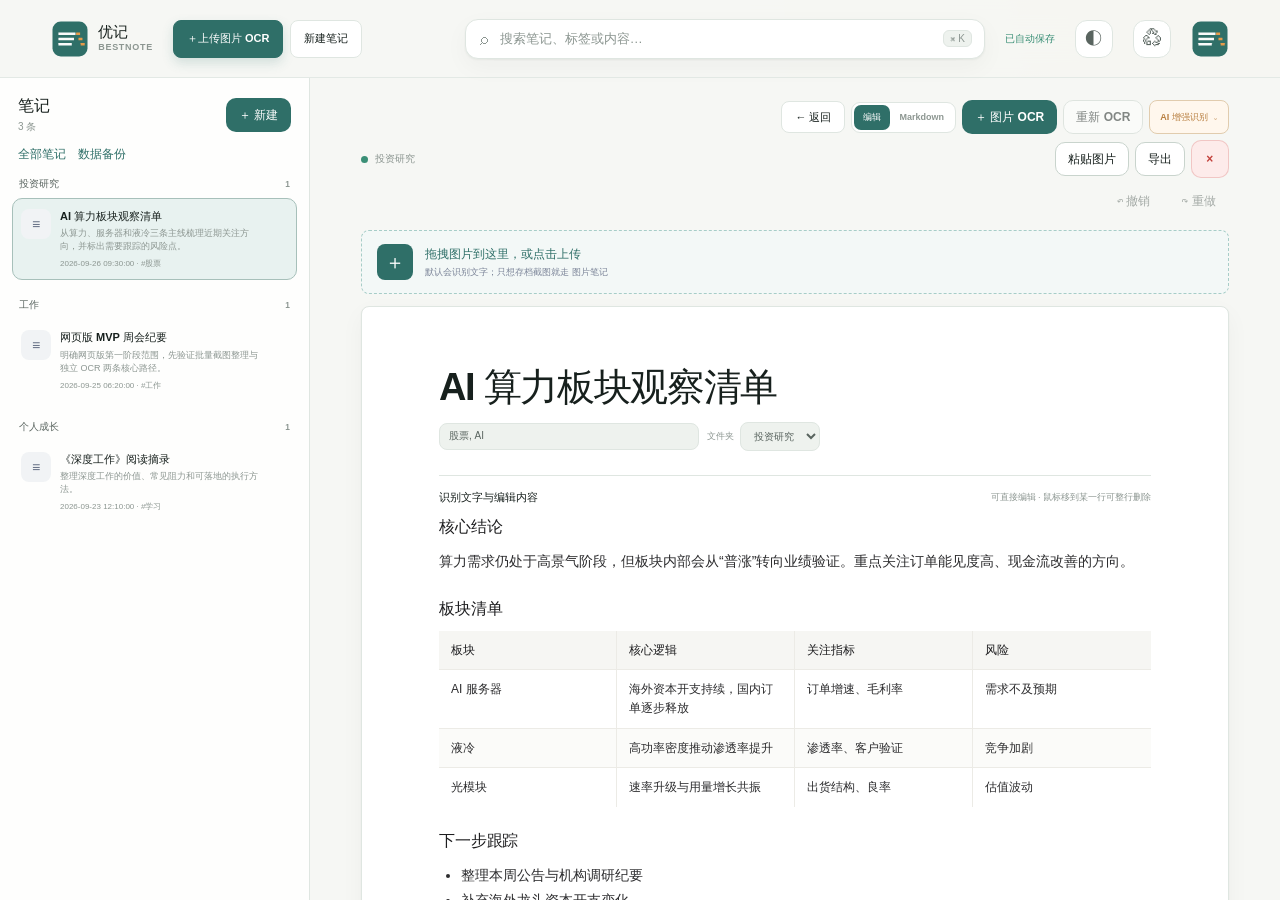
<file: index.html>
<!doctype html>
<html lang="zh-CN">
<head>
  <meta charset="UTF-8" />
  <meta name="viewport" content="width=device-width, initial-scale=1.0" />
  <meta name="theme-color" content="#2f6f68" />
  <meta name="description" content="优记 BestNote - 免注册、本地存储的网页 AI 笔记，把图片、OCR 和粘贴文字整理成结构化笔记。" />
  <title>优记 BestNote · 网页 AI 笔记</title>
  <link rel="stylesheet" href="./styles.css?v=7.36" />
  <link rel="manifest" href="./manifest.json" />
  <link rel="icon" href="./icon.svg" type="image/svg+xml" />
  <link rel="alternate icon" href="./icon-192.png" type="image/png" />
  <link rel="apple-touch-icon" href="./icon-192.png" />
</head>
<body>
  <div class="app-shell">
    <aside class="sidebar" aria-label="主导航">
      <a class="brand" href="#" data-route="home" aria-label="优记首页">
        <span class="brand-mark"><img src="./icon.svg" alt="" /></span>
        <span>
          <strong>优记</strong>
          <small>BestNote</small>
        </span>
      </a>

      <nav class="side-nav">
        <button class="nav-item" data-route="home">
          <span class="nav-icon">⌂</span><span>首页</span>
        </button>
        <button class="nav-item" data-route="paste">
          <span class="nav-icon">✦</span><span>AI 结构化</span>
        </button>
        <button class="nav-item" data-route="images">
          <span class="nav-icon">▣</span><span>图片笔记</span>
        </button>
        <button class="nav-item" data-route="import">
          <span class="nav-icon">◫</span><span>图片整理</span>
        </button>
        <button class="nav-item" data-route="ocr">
          <span class="nav-icon">⌘</span><span>OCR 提取</span>
        </button>
        <button class="nav-item" data-route="notes">
          <span class="nav-icon">▤</span><span>全部笔记</span>
        </button>
        <button class="nav-item" data-route="examples">
          <span class="nav-icon">✦</span><span>示例中心</span>
        </button>
        <button class="nav-item" data-route="history">
          <span class="nav-icon">↺</span><span>版本历史</span>
        </button>
        <button class="nav-item" data-route="backup">
          <span class="nav-icon">⛨</span><span>数据备份</span>
        </button>
      </nav>

      <div class="side-bottom">
        <div class="privacy-card">
          <span class="privacy-icon">◉</span>
          <div>
            <strong>本地优先</strong>
            <p>笔记保存在当前浏览器，不上传服务器。</p>
          </div>
        </div>
        <button class="install-button" type="button" data-install-app>⤓ 安装到手机 / 桌面</button>
        <p class="version">Web Prototype · v7.36</p>
      </div>
    </aside>

    <main class="main-content">
      <header class="topbar">
        <a class="workspace-brand" href="#" data-route="workspace" aria-label="优记工作台">
          <img class="workspace-logo" src="./icon.svg" alt="" />
          <span><strong>优记</strong><small>BestNote</small></span>
        </a>
        <div class="workspace-top-actions">
          <button class="top-action-primary" type="button" data-mobile-import="gallery" id="top-ocr-button"><span class="top-action-icon">＋</span><span id="top-ocr-label">上传图片 OCR</span></button>
          <button class="top-action-secondary" type="button" data-workspace-new>新建笔记</button>
        </div>
        <button class="mobile-brand" data-route="home" aria-label="返回首页">
          <span class="brand-mark small"><img src="./icon.svg" alt="" /></span>
          <strong>优记</strong>
        </button>
        <label class="global-search" for="global-search-input">
          <span>⌕</span>
          <input id="global-search-input" type="search" placeholder="搜索笔记、标签或内容…" autocomplete="off" />
          <kbd>⌘ K</kbd>
        </label>
        <span id="save-status" class="save-status">已自动保存</span>
        <button class="theme-toggle" type="button" data-theme-toggle aria-label="切换深浅主题" title="切换深浅主题">◐</button>
        <button class="install-top-button" type="button" data-install-app aria-label="安装优记" title="安装到手机或桌面">⤓</button>
        <button class="trash-button" type="button" data-route="trash" aria-label="打开回收站">
          <span>♲</span>
          <small id="trash-count" class="trash-count hidden">0</small>
        </button>
        <button class="avatar" type="button" title="本地用户"><img src="./icon.svg" alt="" /></button>
      </header>

      <div id="view-root" class="view-root" aria-live="polite"></div>
    </main>

    <nav class="bottom-nav" aria-label="移动端导航">
      <button data-route="home"><span>⌂</span><small>首页</small></button>
      <button class="primary-nav" data-route="paste"><span>✦</span><small>AI 结构化</small></button>
      <button data-route="images"><span>▣</span><small>图片笔记</small></button>
      <button data-route="notes"><span>▤</span><small>图文笔记</small></button>
    </nav>
  </div>

  <input id="mobile-camera-input" type="file" accept="image/*" capture="environment" hidden />
  <input id="mobile-gallery-input" type="file" accept="image/*" multiple hidden />
  <div id="toast-region" class="toast-region" aria-live="assertive" aria-atomic="true"></div>
  <div id="modal-root"></div>

  <script src="./app.js?v=7.36"></script>
</body>
</html>
</file>
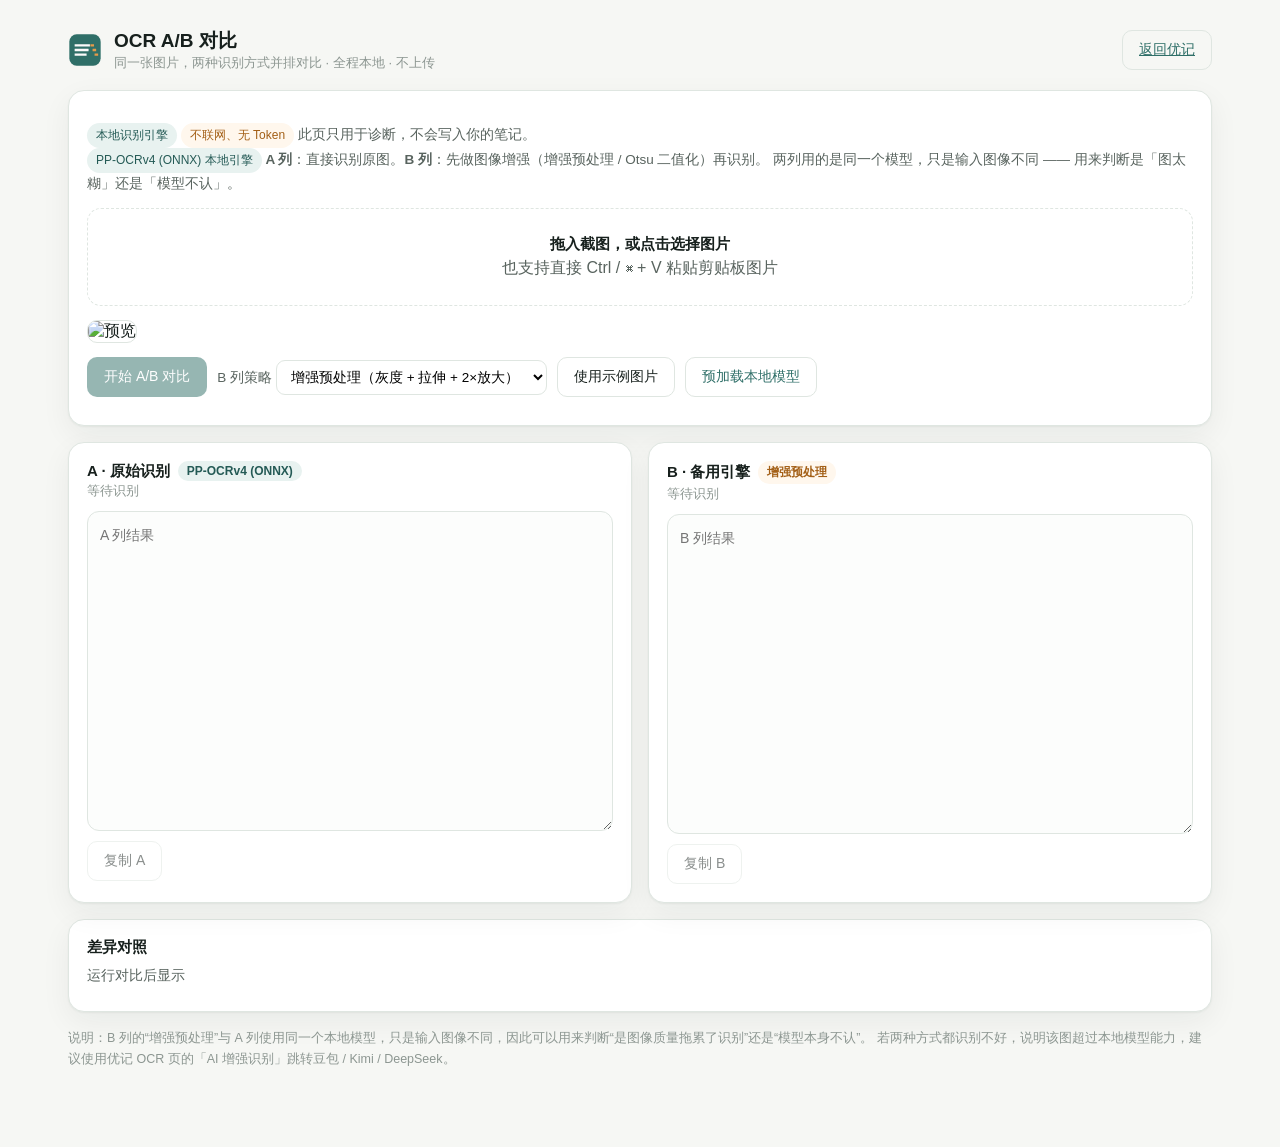
<file: ocr-ab-test.html>
<!doctype html>
<html lang="zh-CN">
<head>
  <meta charset="UTF-8" />
  <meta name="viewport" content="width=device-width, initial-scale=1.0" />
  <meta name="theme-color" content="#2f6f68" />
  <title>优记 · OCR A/B 对比</title>
  <link rel="icon" href="./icon.svg" type="image/svg+xml" />
  <style>
    :root {
      --ink: #17201d;
      --ink-soft: #59645f;
      --ink-faint: #8c9691;
      --paper: #f6f7f4;
      --surface: #ffffff;
      --surface-muted: #eef2ee;
      --line: #dfe6e1;
      --primary: #2f6f68;
      --primary-dark: #245a55;
      --primary-soft: #e8f2f0;
      --accent: #e59a4a;
      --accent-soft: #fff7ed;
      --danger: #c2413b;
      --success: #3a8f76;
      --shadow: 0 1px 2px rgba(22, 32, 29, .05), 0 10px 30px rgba(22, 32, 29, .06);
      font-family: -apple-system, BlinkMacSystemFont, "PingFang SC", "Hiragino Sans GB", "Microsoft YaHei", "Noto Sans CJK SC", sans-serif;
      color: var(--ink);
    }
    * { box-sizing: border-box; }
    body { margin: 0; background: var(--paper); color: var(--ink); }
    a { color: var(--primary); }
    .wrap { max-width: 1180px; margin: 0 auto; padding: 20px 18px 64px; }
    header.top { display: flex; align-items: center; gap: 12px; padding: 8px 0 18px; flex-wrap: wrap; }
    header.top img { width: 34px; height: 34px; border-radius: 9px; }
    header.top h1 { font-size: 19px; margin: 0; }
    header.top .sub { color: var(--ink-faint); font-size: 13px; }
    header.top .spacer { flex: 1; }
    .card { background: var(--surface); border: 1px solid var(--line); border-radius: 16px; box-shadow: var(--shadow); padding: 18px; margin-bottom: 16px; }
    .hint { color: var(--ink-soft); font-size: 13.5px; line-height: 1.6; }
    .badge { display: inline-flex; align-items: center; gap: 6px; font-size: 12px; padding: 3px 9px; border-radius: 999px; background: var(--primary-soft); color: var(--primary-dark); }
    .badge.warn { background: var(--accent-soft); color: #a35f16; }
    .badge.err { background: #fdebea; color: var(--danger); }
    .toolbar { display: flex; flex-wrap: wrap; gap: 10px; align-items: center; margin-top: 14px; }
    button, .filebtn { font: inherit; }
    .btn { border: 1px solid transparent; background: var(--primary); color: #fff; border-radius: 10px; padding: 10px 16px; font-size: 14px; cursor: pointer; }
    .btn[disabled] { opacity: .5; cursor: not-allowed; }
    .btn.secondary { background: var(--surface); color: var(--ink); border-color: var(--line); }
    .btn.ghost { background: transparent; color: var(--primary); border-color: var(--line); }
    .filebtn { position: relative; overflow: hidden; display: inline-flex; }
    .filebtn input { position: absolute; inset: 0; opacity: 0; cursor: pointer; }
    select { border: 1px solid var(--line); border-radius: 9px; padding: 8px 10px; background: #fff; font-size: 13.5px; }
    .drop { border: 1.5px dashed var(--line); border-radius: 14px; padding: 26px 18px; text-align: center; color: var(--ink-soft); margin-top: 14px; transition: .15s; }
    .drop.over { border-color: var(--primary); background: var(--primary-soft); }
    .drop strong { display: block; font-size: 15px; color: var(--ink); margin-bottom: 4px; }
    .preview { display: flex; gap: 12px; align-items: center; margin-top: 14px; flex-wrap: wrap; }
    .preview img { max-height: 90px; border-radius: 10px; border: 1px solid var(--line); }
    .cols { display: grid; grid-template-columns: 1fr 1fr; gap: 16px; }
    @media (max-width: 860px) { .cols { grid-template-columns: 1fr; } }
    .col { display: flex; flex-direction: column; }
    .col h2 { font-size: 15px; margin: 0 0 2px; display: flex; align-items: center; gap: 8px; }
    .col .meta { color: var(--ink-faint); font-size: 12.5px; margin-bottom: 10px; min-height: 18px; }
    .score { font-weight: 600; }
    .score.good { color: var(--success); }
    .score.bad { color: var(--danger); }
    textarea { width: 100%; min-height: 320px; resize: vertical; border: 1px solid var(--line); border-radius: 12px; padding: 12px; font-size: 14px; line-height: 1.7; font-family: inherit; background: #fcfdfc; }
    .col .foot { display: flex; gap: 8px; margin-top: 10px; }
    .diff { margin-top: 6px; }
    .diff table { width: 100%; border-collapse: collapse; font-size: 13px; }
    .diff td { border: 1px solid var(--line); padding: 6px 9px; vertical-align: top; width: 50%; }
    .diff tr.only-left td:first-child { background: #fff7ed; }
    .diff tr.only-right td:last-child { background: #eef7f4; }
    .diff tr.same td { color: var(--ink-faint); }
    .log { margin-top: 10px; font-size: 12.5px; color: var(--ink-faint); white-space: pre-wrap; }
    .footer-note { color: var(--ink-faint); font-size: 12.5px; line-height: 1.7; }
    canvas { display: none; }
  </style>
</head>
<body>
<div class="wrap">
  <header class="top">
    <img src="./icon.svg" alt="" />
    <div>
      <h1>OCR A/B 对比</h1>
      <div class="sub">同一张图片，两种识别方式并排对比 · 全程本地 · 不上传</div>
    </div>
    <span class="spacer"></span>
    <a class="btn ghost" href="./index.html">返回优记</a>
  </header>

  <section class="card">
    <p class="hint">
      <span class="badge">本地识别引擎</span>
      <span class="badge warn">不联网、无 Token</span>
      此页只用于诊断，不会写入你的笔记。<br />
      <span class="badge">PP-OCRv4 (ONNX) 本地引擎</span>
      <strong>A 列</strong>：直接识别原图。<strong>B 列</strong>：先做图像增强（增强预处理 / Otsu 二值化）再识别。
      两列用的是同一个模型，只是输入图像不同 —— 用来判断是「图太糊」还是「模型不认」。
    </p>

    <div class="drop" id="drop">
      <strong>拖入截图，或点击选择图片</strong>
      <span>也支持直接 Ctrl / ⌘ + V 粘贴剪贴板图片</span>
      <input id="file" type="file" accept="image/*" style="display:none" />
    </div>

    <div class="preview" id="preview" hidden>
      <img id="thumb" alt="预览" />
      <div>
        <div id="fileName" class="hint"></div>
        <div id="fileSize" class="hint"></div>
      </div>
    </div>

    <div class="toolbar">
      <button class="btn" id="run" disabled>开始 A/B 对比</button>
      <label class="hint">B 列策略
        <select id="mode">
          <option value="enhance">增强预处理（灰度 + 拉伸 + 2×放大）</option>
          <option value="binarize">二值化（Otsu）</option>
        </select>
      </label>
      <button class="btn secondary" id="sample">使用示例图片</button>
      <button class="btn ghost" id="preload">预加载本地模型</button>
    </div>
    <div class="log" id="log"></div>
  </section>

  <section class="cols">
    <div class="card col">
      <h2>A · 原始识别 <span class="badge">PP-OCRv4 (ONNX)</span></h2>
      <div class="meta" id="metaA">等待识别</div>
      <textarea id="textA" placeholder="A 列结果" spellcheck="false"></textarea>
      <div class="foot">
        <button class="btn secondary" id="copyA" disabled>复制 A</button>
      </div>
    </div>
    <div class="card col">
      <h2>B · 备用引擎 <span class="badge warn" id="engineB">增强预处理</span></h2>
      <div class="meta" id="metaB">等待识别</div>
      <textarea id="textB" placeholder="B 列结果" spellcheck="false"></textarea>
      <div class="foot">
        <button class="btn secondary" id="copyB" disabled>复制 B</button>
      </div>
    </div>
  </section>

  <section class="card">
    <h2 style="font-size:15px;margin:0 0 8px;">差异对照</h2>
    <div class="meta hint" id="diffMeta">运行对比后显示</div>
    <div class="diff" id="diff"></div>
  </section>

  <p class="footer-note">
    说明：B 列的“增强预处理”与 A 列使用同一个本地模型，只是输入图像不同，因此可以用来判断“是图像质量拖累了识别”还是“模型本身不认”。
    若两种方式都识别不好，说明该图超过本地模型能力，建议使用优记 OCR 页的「AI 增强识别」跳转豆包 / Kimi / DeepSeek。
  </p>
</div>

<canvas id="canvas"></canvas>
<script src="./ocr-ab-lib.js"></script>
<script src="./ocr-onnx-lib.js"></script>
<script src="./ocr-onnx-engine.js"></script>
<script>
(function () {
  const lib = window.BestNoteAbLib;
  const $ = (id) => document.getElementById(id);

  let currentUrl = '';
  let enginePromise = null;

  function setLog(message) {
    $('log').textContent = message ? `${new Date().toLocaleTimeString()}  ${message}` : '';
  }

  function loadEngine() {
    if (window.BestNoteOnnxOcr?.recognize) return Promise.resolve(window.BestNoteOnnxOcr);
    if (enginePromise) return enginePromise;
    enginePromise = (async () => {
      if (!window.BestNoteOnnxOcr?.recognize) {
        await loadScript('./ocr-onnx-lib.js', 'onnx-lib');
        await loadScript('./ocr-onnx-engine.js', 'onnx-engine');
      }
      if (!window.BestNoteOnnxOcr?.recognize) throw new Error('PP-OCRv4 (ONNX) 引擎未加载');
      return window.BestNoteOnnxOcr;
    })().catch((error) => { enginePromise = null; throw error; });
    return enginePromise;
  }

  function loadScript(src, flag) {
    return new Promise((resolve, reject) => {
      const existing = document.querySelector(`script[data-ab-script="${flag}"]`);
      if (existing) {
        if (existing.dataset.loaded === 'true') return resolve();
        existing.addEventListener('load', () => resolve(), { once: true });
        existing.addEventListener('error', () => reject(new Error(`脚本加载失败：${src}`)), { once: true });
        return;
      }
      const script = document.createElement('script');
      script.src = src;
      script.async = true;
      script.dataset.abScript = flag;
      script.addEventListener('load', () => { script.dataset.loaded = 'true'; resolve(); }, { once: true });
      script.addEventListener('error', () => reject(new Error(`脚本加载失败：${src}`)), { once: true });
      document.head.appendChild(script);
    });
  }

  function imageFromUrl(url) {
    return new Promise((resolve, reject) => {
      const img = new Image();
      img.onload = () => resolve(img);
      img.onerror = () => reject(new Error('图片读取失败'));
      img.src = url;
    });
  }

  function readText(result) {
    if (Array.isArray(result?.text)) return result.text.join('\n');
    return String(result?.text || '');
  }

  async function recognizeOriginal(url) {
    const engine = await loadEngine();
    setLog('正在加载 ONNX 模型（首次约 15MB，来自 hf-mirror.com）…');
    const result = await engine.recognize(url);
    return readText(result);
  }

  function drawToCanvas(img, scale) {
    const canvas = $('canvas');
    const maxSide = 2400;
    let s = scale;
    if (img.naturalWidth * s > maxSide || img.naturalHeight * s > maxSide) {
      s = Math.min(maxSide / img.naturalWidth, maxSide / img.naturalHeight);
    }
    canvas.width = Math.max(1, Math.round(img.naturalWidth * s));
    canvas.height = Math.max(1, Math.round(img.naturalHeight * s));
    const ctx = canvas.getContext('2d');
    ctx.drawImage(img, 0, 0, canvas.width, canvas.height);
    return ctx;
  }

  async function recognizeEnhanced(url, mode) {
    const engine = await loadEngine();
    const img = await imageFromUrl(url);
    const ctx = drawToCanvas(img, 2);
    const frame = ctx.getImageData(0, 0, ctx.canvas.width, ctx.canvas.height);
    let gray = lib.toGrayscale(frame);
    gray = lib.contrastStretch(gray);
    if (mode === 'binarize') gray = lib.binarize(gray);
    const rgba = lib.grayscaleToRgba(gray);
    ctx.putImageData(new ImageData(rgba, ctx.canvas.width, ctx.canvas.height), 0, 0);
    const result = await engine.recognize(ctx.canvas);
    return readText(result);
  }

  function formatMeta(text, ms) {
    const stats = lib.textStats(text);
    const score = lib.qualityScore(text);
    return `${stats.lines} 行 · ${stats.chars} 字符 · 质量分 <span class="score ${score >= 60 ? 'good' : 'bad'}">${score}</span> · ${(ms / 1000).toFixed(1)}s`;
  }

  async function runCompare() {
    if (!currentUrl) return;
    const mode = $('mode').value;
    $('run').disabled = true;
    $('engineB').textContent = mode === 'binarize' ? '二值化预处理' : '增强预处理';
    $('metaA').textContent = '识别中…';
    $('metaB').textContent = '识别中…';
    setLog('正在加载本地模型…');
    let a = '';
    let b = '';
    try {
      const t0 = performance.now();
      a = lib.normalizeText(await recognizeOriginal(currentUrl));
      $('textA').value = a;
      $('metaA').innerHTML = formatMeta(a, performance.now() - t0);
      $('copyA').disabled = !a;
    } catch (error) {
      $('metaA').innerHTML = `<span class="badge err">失败</span> ${error.message}`;
      setLog(`A 列失败：${error.message}`);
    }
    try {
      setLog('正在运行 B 列…');
      const t0 = performance.now();
      b = lib.normalizeText(await recognizeEnhanced(currentUrl, mode));
      $('textB').value = b;
      $('metaB').innerHTML = formatMeta(b, performance.now() - t0);
      $('copyB').disabled = !b;
    } catch (error) {
      $('metaB').innerHTML = `<span class="badge err">失败</span> ${error.message}`;
      setLog(`B 列失败：${error.message}`);
    }
    if (a || b) {
      const diff = lib.diffLines(a, b);
      $('diffMeta').innerHTML = `一致率 <strong>${diff.agreement}%</strong> · 共 ${diff.rows.length} 行`;
      $('diff').innerHTML = `<table>${diff.rows.slice(0, 200).map((row) => `
        <tr class="${row.tag}"><td>${row.left ? esc(row.left) : '<span style="color:#c9d4cd">—</span>'}</td><td>${row.right ? esc(row.right) : '<span style="color:#c9d4cd">—</span>'}</td></tr>
      `).join('')}</table>`;
      setLog('对比完成');
    }
    $('run').disabled = false;
  }

  function esc(text) {
    return String(text).replace(/[&<>]/g, (ch) => ({ '&': '&amp;', '<': '&lt;', '>': '&gt;' }[ch]));
  }

  function acceptFile(file) {
    if (!file || !file.type.startsWith('image/')) return;
    if (currentUrl.startsWith('blob:')) URL.revokeObjectURL(currentUrl);
    currentUrl = URL.createObjectURL(file);
    $('thumb').src = currentUrl;
    $('preview').hidden = false;
    $('fileName').textContent = file.name || '剪贴板图片';
    $('fileSize').textContent = `${Math.round(file.size / 1024)} KB`;
    $('run').disabled = false;
    $('textA').value = '';
    $('textB').value = '';
    $('diff').innerHTML = '';
    $('diffMeta').textContent = '运行对比后显示';
    setLog('已选择图片，点击「开始 A/B 对比」');
  }

  function makeSample() {
    const canvas = document.createElement('canvas');
    canvas.width = 720;
    canvas.height = 420;
    const ctx = canvas.getContext('2d');
    ctx.fillStyle = '#ffffff';
    ctx.fillRect(0, 0, canvas.width, canvas.height);
    ctx.fillStyle = '#111111';
    ctx.font = '26px "PingFang SC", "Microsoft YaHei", sans-serif';
    ctx.fillText('本周训练计划', 32, 56);
    const rows = [
      ['动作', '组数', '次数', '备注'],
      ['深蹲', '4', '8', '保持核心收紧'],
      ['硬拉', '3', '6', '不要弓背'],
      ['卧推', '4', '8', '肩胛收紧'],
      ['引体向上', '3', '10', 'full range']
    ];
    ctx.font = '22px "PingFang SC", "Microsoft YaHei", sans-serif';
    rows.forEach((row, r) => {
      row.forEach((cell, c) => {
        ctx.fillText(cell, 36 + c * 170, 120 + r * 58);
      });
    });
    return new Promise((resolve) => canvas.toBlob((blob) => resolve(new File([blob], '示例-训练计划.png', { type: 'image/png' })), 'image/png'));
  }

  $('drop').addEventListener('click', () => $('file').click());
  $('file').addEventListener('change', (event) => acceptFile(event.target.files[0]));
  ['dragenter', 'dragover'].forEach((type) => $('drop').addEventListener(type, (event) => {
    event.preventDefault();
    $('drop').classList.add('over');
  }));
  ['dragleave', 'drop'].forEach((type) => $('drop').addEventListener(type, (event) => {
    event.preventDefault();
    $('drop').classList.remove('over');
  }));
  $('drop').addEventListener('drop', (event) => acceptFile(event.dataTransfer.files[0]));
  document.addEventListener('paste', (event) => {
    const item = [...(event.clipboardData?.items || [])].find((it) => it.type.startsWith('image/'));
    if (item) acceptFile(item.getAsFile());
  });
  $('run').addEventListener('click', runCompare);
  $('sample').addEventListener('click', async () => {
    acceptFile(await makeSample());
    runCompare();
  });
  $('preload').addEventListener('click', async () => {
    setLog('正在下载 onnxruntime-web 与 PP-OCRv4 模型（首次约 15MB，来自 hf-mirror.com）…');
    try {
      const engine = await loadEngine();
      await engine.load();
      setLog('PP-OCRv4 (ONNX) 模型加载成功，可以开始对比了。');
    } catch (error) {
      setLog(`模型加载失败：\n${error.message}`);
    }
  });
  $('copyA').addEventListener('click', () => navigator.clipboard.writeText($('textA').value).then(() => setLog('已复制 A 列结果')));
  $('copyB').addEventListener('click', () => navigator.clipboard.writeText($('textB').value).then(() => setLog('已复制 B 列结果')));
})();
</script>
</body>
</html>
</file>
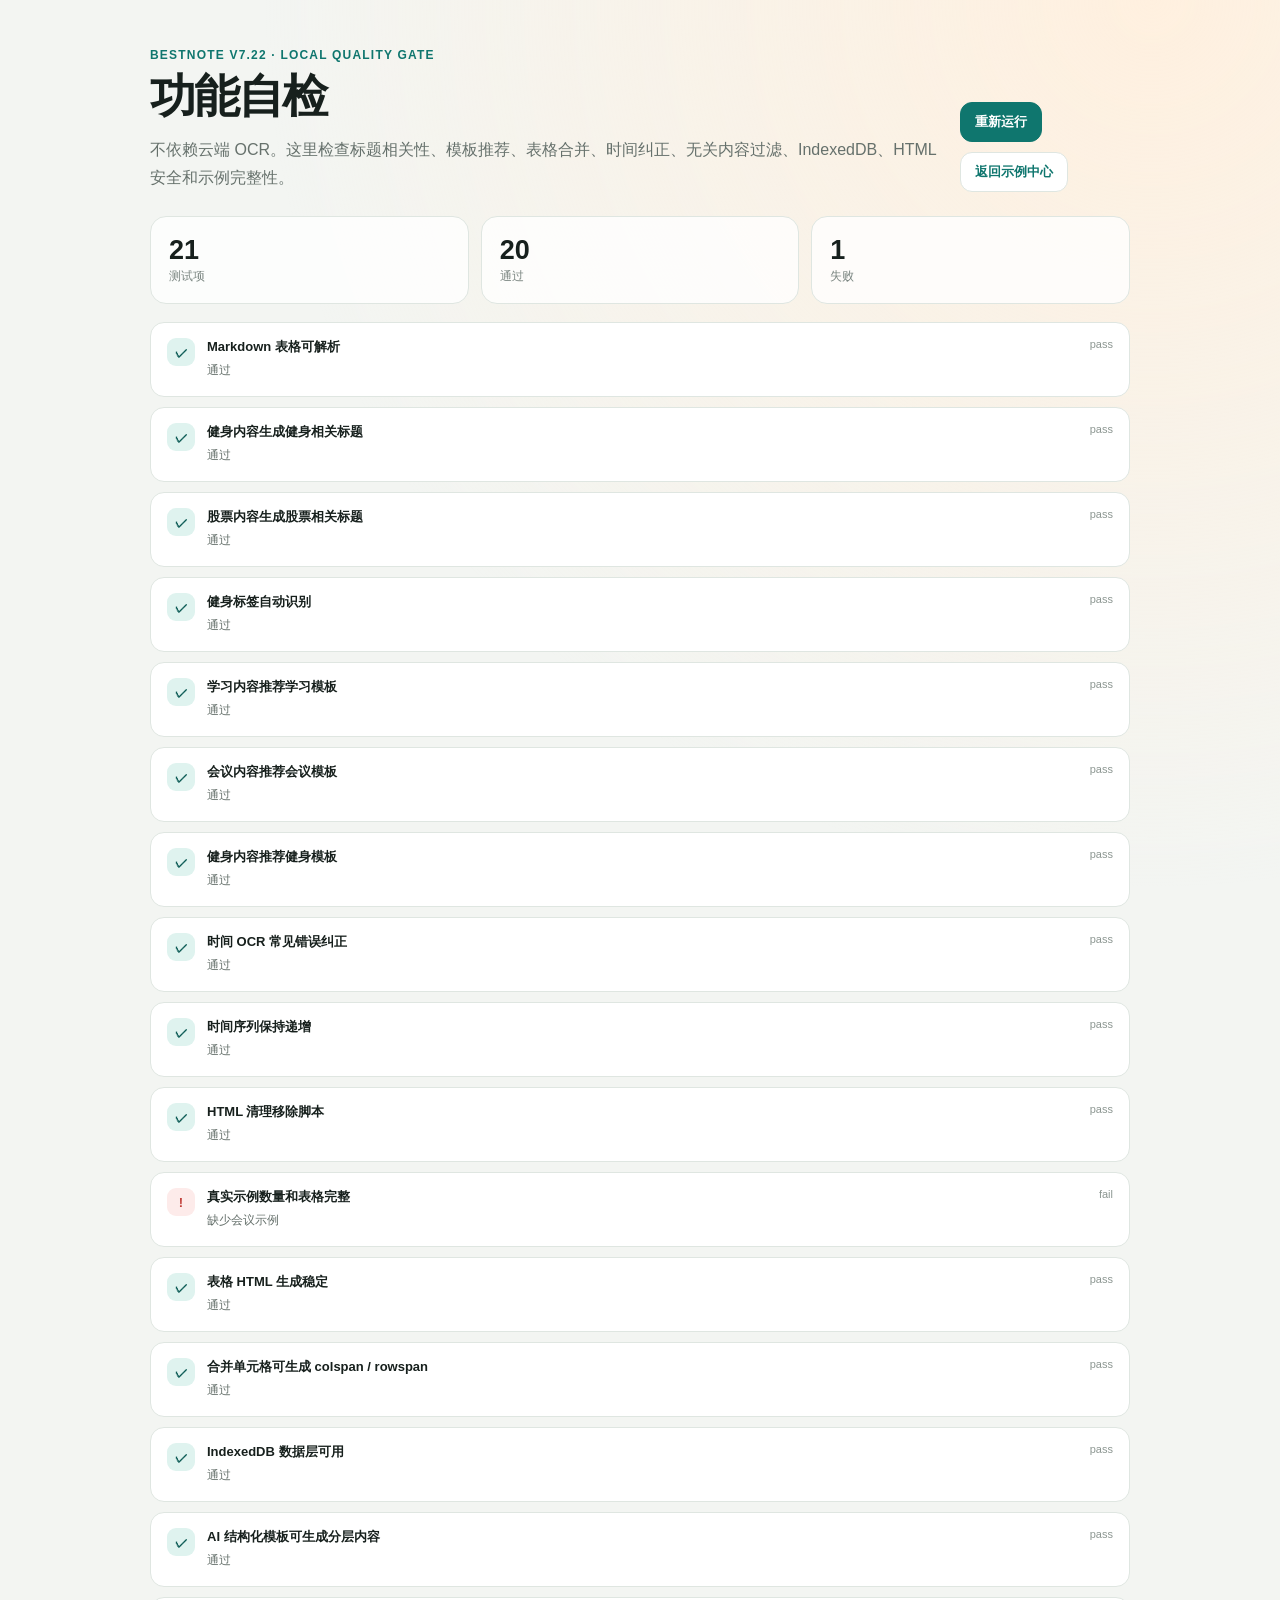
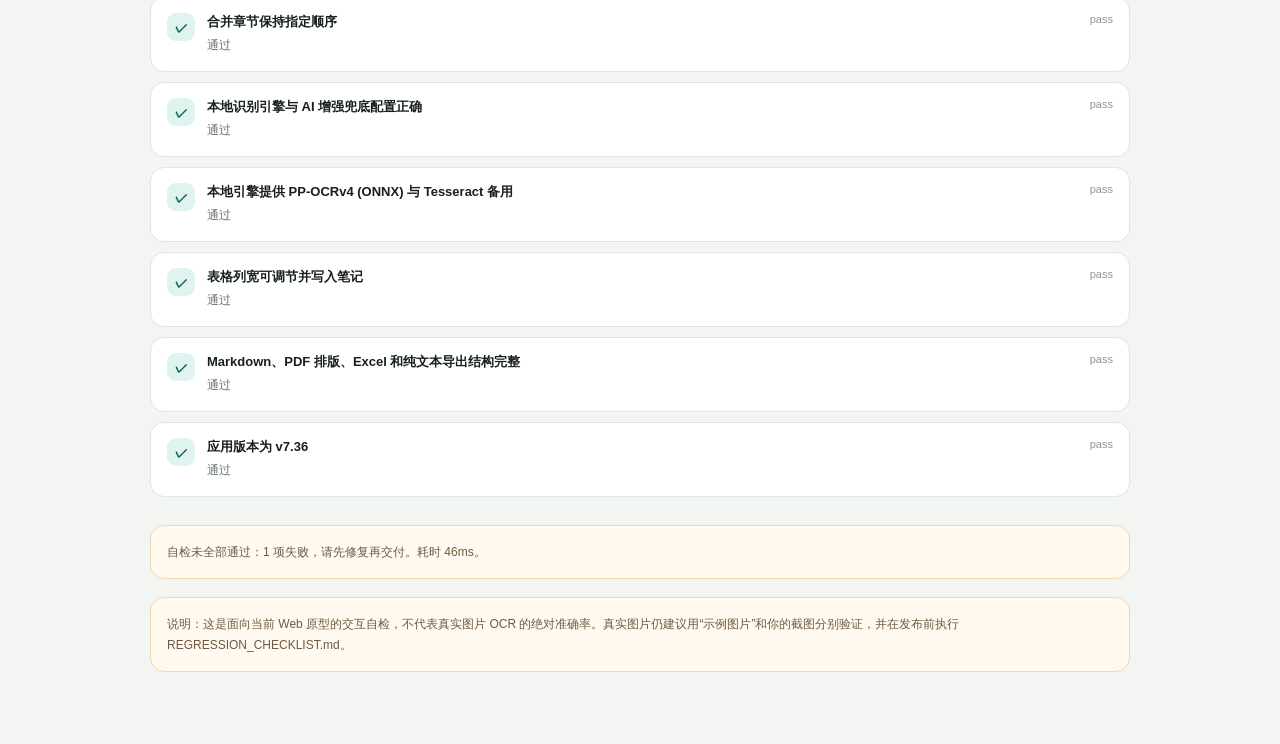
<file: self-check.html>
<!doctype html>
<html lang="zh-CN">
<head>
  <meta charset="UTF-8" />
  <meta name="viewport" content="width=device-width, initial-scale=1.0" />
  <meta name="theme-color" content="#0f766e" />
  <title>优记 · 功能自检</title>
  <style>
    :root { font-family: -apple-system, BlinkMacSystemFont, "PingFang SC", "Microsoft YaHei", sans-serif; color: #17201d; background: #f3f5f2; }
    body { margin: 0; min-height: 100vh; background: radial-gradient(circle at 90% 0%, #fff0df, transparent 34%), #f3f5f2; }
    main { width: min(980px, calc(100% - 32px)); margin: 0 auto; padding: 48px 0 72px; }
    header { display: flex; align-items: flex-end; justify-content: space-between; gap: 18px; margin-bottom: 24px; }
    h1 { margin: 4px 0 8px; font-size: clamp(28px, 5vw, 46px); letter-spacing: -.04em; }
    p { margin: 0; color: #66716c; line-height: 1.75; }
    .eyebrow { color: #0f766e; font-size: 12px; font-weight: 800; letter-spacing: .1em; text-transform: uppercase; }
    .actions { display: flex; flex-wrap: wrap; gap: 10px; }
    .button { display: inline-flex; align-items: center; justify-content: center; padding: 10px 14px; border: 1px solid #dfe6e1; border-radius: 12px; background: #fff; color: #0f766e; font-size: 13px; font-weight: 750; text-decoration: none; cursor: pointer; }
    .button.primary { border-color: #0f766e; background: #0f766e; color: #fff; }
    .summary { display: grid; grid-template-columns: repeat(3, 1fr); gap: 12px; margin-bottom: 18px; }
    .summary div { padding: 18px; border: 1px solid #dfe6e1; border-radius: 16px; background: rgba(255,255,255,.8); }
    .summary strong { display: block; font-size: 27px; }
    .summary span { color: #7a8580; font-size: 12px; }
    .results { display: grid; gap: 10px; }
    .test { display: grid; grid-template-columns: auto minmax(0, 1fr) auto; gap: 12px; align-items: start; padding: 15px 16px; border: 1px solid #dfe6e1; border-radius: 14px; background: #fff; }
    .status { display: grid; width: 28px; height: 28px; place-items: center; border-radius: 9px; background: #eef2ee; font-size: 13px; font-weight: 900; }
    .test.pass .status { background: #dff3ef; color: #0a5a54; }
    .test.fail .status { background: #fdebea; color: #c2413b; }
    .test.running .status { background: #fff1e3; color: #a95818; }
    .test strong { display: block; margin-bottom: 4px; font-size: 13px; }
    .test p { font-size: 12px; }
    .test small { color: #8c9691; font-size: 11px; white-space: nowrap; }
    .note { margin-top: 18px; padding: 16px; border: 1px solid #efd7b4; border-radius: 14px; background: #fff9ef; color: #6e5a43; font-size: 12px; line-height: 1.7; }
    iframe { position: fixed; width: 1px; height: 1px; opacity: .001; pointer-events: none; }
    @media (max-width: 700px) { header { align-items: flex-start; flex-direction: column; } .summary { grid-template-columns: 1fr; } .test { grid-template-columns: auto minmax(0, 1fr); } .test small { grid-column: 2; } }
  </style>
</head>
<body>
  <main>
    <header>
      <div>
        <div class="eyebrow">BestNote v7.22 · Local quality gate</div>
        <h1>功能自检</h1>
        <p>不依赖云端 OCR。这里检查标题相关性、模板推荐、表格合并、时间纠正、无关内容过滤、IndexedDB、HTML 安全和示例完整性。</p>
      </div>
      <div class="actions">
        <button class="button primary" id="rerun">重新运行</button>
        <a class="button" href="./index.html?route=examples">返回示例中心</a>
      </div>
    </header>
    <section class="summary" aria-label="自检汇总">
      <div><strong id="total">0</strong><span>测试项</span></div>
      <div><strong id="passed">0</strong><span>通过</span></div>
      <div><strong id="failed">0</strong><span>失败</span></div>
    </section>
    <section class="results" id="results" aria-live="polite"></section>
    <div class="note">说明：这是面向当前 Web 原型的交互自检，不代表真实图片 OCR 的绝对准确率。真实图片仍建议用“示例图片”和你的截图分别验证，并在发布前执行 REGRESSION_CHECKLIST.md。</div>
  </main>
  <iframe id="app-frame" src="./index.html?selftest=1" title="自检运行环境"></iframe>
  <script src="./self-check.js"></script>
</body>
</html>
</file>
<file: styles.css>
:root {
  --ink: #17201d;
  --ink-soft: #59645f;
  --ink-faint: #8c9691;
  --paper: #f6f7f4;
  --surface: #ffffff;
  --surface-muted: #eef2ee;
  --line: #dfe6e1;
  --line-strong: #c9d4cd;
  --primary: #2f6f68;
  --primary-dark: #245a55;
  --primary-soft: #e8f2f0;
  --accent: #e59a4a;
  --accent-soft: #fff7ed;
  --danger: #c2413b;
  --danger-soft: #fdebea;
  --success: #3a8f76;
  --shadow-sm: 0 1px 2px rgba(22, 32, 29, 0.05), 0 8px 24px rgba(22, 32, 29, 0.04);
  --shadow-lg: 0 24px 60px rgba(22, 32, 29, 0.13);
  --radius-sm: 10px;
  --radius: 16px;
  --radius-lg: 24px;
  --sidebar-width: 244px;
  --topbar-height: 78px;
  font-family: -apple-system, BlinkMacSystemFont, "PingFang SC", "Hiragino Sans GB", "Microsoft YaHei", "Noto Sans CJK SC", sans-serif;
  color: var(--ink);
  background: var(--paper);
  font-synthesis: none;
  text-rendering: optimizeLegibility;
}

* {
  box-sizing: border-box;
}

html {
  min-width: 320px;
  background: var(--paper);
}

body {
  margin: 0;
  min-height: 100vh;
  background:
    radial-gradient(circle at 92% 0%, rgba(229, 154, 74, 0.08), transparent 30%),
    radial-gradient(circle at 20% 92%, rgba(47, 111, 104, 0.07), transparent 28%),
    var(--paper);
}

button,
input,
textarea,
select {
  font: inherit;
}

button,
a {
  -webkit-tap-highlight-color: transparent;
}

button {
  color: inherit;
}

button:focus-visible,
a:focus-visible,
input:focus-visible,
textarea:focus-visible,
select:focus-visible,
[contenteditable]:focus-visible {
  outline: 3px solid rgba(47, 111, 104, 0.22);
  outline-offset: 2px;
}

a {
  color: inherit;
  text-decoration: none;
}

p,
h1,
h2,
h3,
h4 {
  margin-top: 0;
}

.app-shell {
  min-height: 100vh;
}

.sidebar {
  position: fixed;
  inset: 0 auto 0 0;
  z-index: 30;
  display: flex;
  width: var(--sidebar-width);
  flex-direction: column;
  padding: 24px 18px 20px;
  border-right: 1px solid var(--line);
  background: rgba(252, 253, 251, 0.9);
  backdrop-filter: blur(18px);
}

.brand {
  display: flex;
  align-items: center;
  gap: 11px;
  width: fit-content;
  margin: 0 6px 34px;
}

.brand-mark {
  display: grid;
  width: 40px;
  height: 40px;
  place-items: center;
  border-radius: 13px 13px 13px 5px;
  background: var(--primary);
  color: #fff;
  font-size: 20px;
  font-weight: 750;
  box-shadow: 0 8px 18px rgba(47, 111, 104, 0.2);
}

.brand-mark.small {
  width: 32px;
  height: 32px;
  border-radius: 10px 10px 10px 4px;
  font-size: 16px;
}

.brand strong {
  display: block;
  font-size: 16px;
  letter-spacing: 0.02em;
}

.brand small {
  display: block;
  margin-top: 1px;
  color: var(--ink-faint);
  font-size: 10px;
  font-weight: 650;
  letter-spacing: 0.12em;
  text-transform: uppercase;
}

.side-nav {
  display: grid;
  gap: 6px;
}

.nav-item,
.bottom-nav button,
.mobile-brand {
  border: 0;
  background: transparent;
  cursor: pointer;
}

.nav-item {
  display: flex;
  align-items: center;
  gap: 13px;
  width: 100%;
  padding: 11px 13px;
  border-radius: 12px;
  color: var(--ink-soft);
  font-size: 14px;
  font-weight: 650;
  text-align: left;
  transition: 160ms ease;
}

.nav-item:hover {
  background: var(--surface-muted);
  color: var(--ink);
}

.nav-item.active {
  background: var(--primary-soft);
  color: var(--primary-dark);
}

.nav-icon {
  display: grid;
  width: 24px;
  height: 24px;
  place-items: center;
  border-radius: 8px;
  font-size: 17px;
}

.side-bottom {
  display: grid;
  gap: 14px;
  margin-top: auto;
}

.privacy-card {
  display: flex;
  gap: 10px;
  padding: 14px;
  border: 1px solid var(--line);
  border-radius: 15px;
  background: var(--surface);
  box-shadow: var(--shadow-sm);
}

.privacy-icon {
  display: grid;
  flex: 0 0 auto;
  width: 27px;
  height: 27px;
  place-items: center;
  border-radius: 9px;
  background: var(--primary-soft);
  color: var(--primary);
  font-size: 13px;
}

.privacy-card strong {
  display: block;
  margin-bottom: 3px;
  font-size: 12px;
}

.privacy-card p {
  margin: 0;
  color: var(--ink-faint);
  font-size: 10px;
  line-height: 1.55;
}

.version {
  margin: 0;
  color: var(--ink-faint);
  font-size: 10px;
  text-align: center;
}

.main-content {
  min-height: 100vh;
  margin-left: var(--sidebar-width);
}

.topbar {
  position: sticky;
  top: 0;
  z-index: 20;
  display: flex;
  min-height: var(--topbar-height);
  align-items: center;
  gap: 20px;
  padding: 15px clamp(22px, 4vw, 52px);
  border-bottom: 1px solid rgba(223, 230, 225, 0.82);
  background: rgba(246, 247, 244, 0.86);
  backdrop-filter: blur(20px);
}

.mobile-brand {
  display: none;
  align-items: center;
  gap: 8px;
  padding: 0;
}

.global-search {
  display: flex;
  width: min(520px, 68%);
  align-items: center;
  gap: 10px;
  margin-left: auto;
  padding: 10px 12px 10px 14px;
  border: 1px solid var(--line);
  border-radius: 13px;
  background: var(--surface);
  color: var(--ink-faint);
  box-shadow: var(--shadow-sm);
}

.global-search:focus-within {
  border-color: rgba(47, 111, 104, 0.48);
  box-shadow: 0 0 0 4px rgba(47, 111, 104, 0.08);
}

.global-search input {
  width: 100%;
  min-width: 0;
  border: 0;
  outline: 0;
  background: transparent;
  color: var(--ink);
  font-size: 13px;
}

.global-search input::placeholder {
  color: var(--ink-faint);
}

.global-search kbd {
  padding: 2px 6px;
  border: 1px solid var(--line);
  border-radius: 6px;
  background: var(--surface-muted);
  color: var(--ink-faint);
  font-family: inherit;
  font-size: 10px;
  white-space: nowrap;
}

.avatar {
  display: grid;
  flex: 0 0 auto;
  width: 38px;
  height: 38px;
  place-items: center;
  border: 0;
  border-radius: 12px;
  background: #25322e;
  color: #fff;
  font-size: 13px;
  font-weight: 700;
}

.view-root {
  width: min(1180px, 100%);
  margin: 0 auto;
  padding: 36px clamp(22px, 4vw, 52px) 76px;
}

.page-head {
  display: flex;
  align-items: flex-end;
  justify-content: space-between;
  gap: 24px;
  margin-bottom: 28px;
}

.eyebrow {
  margin-bottom: 7px;
  color: var(--primary);
  font-size: 12px;
  font-weight: 750;
  letter-spacing: 0.12em;
  text-transform: uppercase;
}

h1.page-title {
  margin-bottom: 8px;
  font-size: clamp(28px, 4vw, 42px);
  line-height: 1.12;
  letter-spacing: -0.035em;
}

.page-subtitle {
  max-width: 670px;
  margin-bottom: 0;
  color: var(--ink-soft);
  font-size: 14px;
  line-height: 1.78;
}

.hero-grid {
  display: grid;
  grid-template-columns: 1.45fr 1fr;
  gap: 18px;
  margin-bottom: 38px;
}

.hero-card {
  position: relative;
  overflow: hidden;
  min-height: 260px;
  padding: 30px;
  border: 1px solid rgba(47, 111, 104, 0.12);
  border-radius: var(--radius-lg);
  background: linear-gradient(135deg, #e5f6f1 0%, #f7fbf8 58%, #fff8ef 100%);
  box-shadow: var(--shadow-sm);
}

.hero-card::before,
.hero-card::after {
  position: absolute;
  border-radius: 999px;
  content: "";
  pointer-events: none;
}

.hero-card::before {
  right: -45px;
  bottom: -72px;
  width: 240px;
  height: 240px;
  background: rgba(47, 111, 104, 0.08);
}

.hero-card::after {
  right: 92px;
  top: -54px;
  width: 136px;
  height: 136px;
  border: 28px solid rgba(229, 154, 74, 0.1);
}

.hero-card.ocr-hero {
  min-height: 260px;
  color: #fff;
  border-color: transparent;
  background: linear-gradient(145deg, #163c37, #2f6f68 68%, #78b8b0);
}

.hero-card.ocr-hero::before {
  background: rgba(255, 255, 255, 0.08);
}

.hero-card.ocr-hero::after {
  border-color: rgba(255, 255, 255, 0.08);
}

.hero-content {
  position: relative;
  z-index: 1;
}

.hero-badge {
  display: inline-flex;
  align-items: center;
  gap: 7px;
  margin-bottom: 18px;
  padding: 6px 10px;
  border-radius: 999px;
  background: rgba(255, 255, 255, 0.74);
  color: var(--primary-dark);
  font-size: 11px;
  font-weight: 750;
}

.ocr-hero .hero-badge {
  background: rgba(255, 255, 255, 0.13);
  color: #fff;
}

.hero-card h2 {
  position: relative;
  z-index: 1;
  max-width: 490px;
  margin-bottom: 12px;
  font-size: clamp(25px, 3.2vw, 38px);
  line-height: 1.15;
  letter-spacing: -0.035em;
}

.hero-card p {
  position: relative;
  z-index: 1;
  max-width: 500px;
  margin-bottom: 24px;
  color: var(--ink-soft);
  font-size: 13px;
  line-height: 1.75;
}

.ocr-hero p {
  color: rgba(255, 255, 255, 0.72);
}

.hero-actions {
  position: relative;
  z-index: 1;
  display: flex;
  flex-wrap: wrap;
  gap: 10px;
}

.btn {
  display: inline-flex;
  min-height: 42px;
  align-items: center;
  justify-content: center;
  gap: 8px;
  padding: 10px 16px;
  border: 1px solid transparent;
  border-radius: 12px;
  background: var(--primary);
  color: #fff;
  font-size: 13px;
  font-weight: 700;
  line-height: 1;
  cursor: pointer;
  transition: transform 140ms ease, box-shadow 140ms ease, background 140ms ease, border-color 140ms ease;
}

.btn:hover {
  transform: translateY(-1px);
  background: var(--primary-dark);
  box-shadow: 0 10px 20px rgba(47, 111, 104, 0.15);
}

.btn:active {
  transform: translateY(0);
}

.btn:disabled {
  opacity: 0.52;
  cursor: not-allowed;
  transform: none;
  box-shadow: none;
}

.btn.secondary {
  border-color: var(--line-strong);
  background: var(--surface);
  color: var(--ink);
}

.btn.secondary:hover {
  border-color: var(--primary);
  background: var(--surface);
  color: var(--primary-dark);
}

.btn.ghost {
  border-color: transparent;
  background: transparent;
  color: var(--ink-soft);
}

.btn.ghost:hover {
  background: var(--surface-muted);
  color: var(--ink);
  box-shadow: none;
}

.btn.light {
  background: #fff;
  color: var(--primary-dark);
}

.btn.light:hover {
  background: #f4fffc;
}

.btn.danger {
  border-color: rgba(194, 65, 59, 0.22);
  background: var(--danger-soft);
  color: var(--danger);
}

.btn.danger:hover {
  background: #f9dddb;
  box-shadow: none;
}

.btn.small {
  min-height: 34px;
  padding: 8px 12px;
  border-radius: 10px;
  font-size: 12px;
}

.btn.icon-only {
  width: 38px;
  min-height: 38px;
  padding: 0;
}

.section-head {
  display: flex;
  align-items: center;
  justify-content: space-between;
  gap: 16px;
  margin-bottom: 16px;
}

.section-head h2,
.section-head h3 {
  margin: 0;
  font-size: 18px;
  letter-spacing: -0.015em;
}

.section-head p {
  margin: 4px 0 0;
  color: var(--ink-faint);
  font-size: 12px;
}

.text-link {
  padding: 0;
  border: 0;
  background: transparent;
  color: var(--primary);
  font-size: 12px;
  font-weight: 700;
  cursor: pointer;
}

.text-link:hover {
  text-decoration: underline;
  text-underline-offset: 3px;
}

.stats-row {
  display: grid;
  grid-template-columns: repeat(3, 1fr);
  gap: 12px;
  margin-bottom: 38px;
}

.stat-card {
  padding: 18px;
  border: 1px solid var(--line);
  border-radius: var(--radius);
  background: rgba(255, 255, 255, 0.72);
}

.stat-card strong {
  display: block;
  margin-bottom: 2px;
  font-size: 24px;
  letter-spacing: -0.04em;
}

.stat-card span {
  color: var(--ink-faint);
  font-size: 11px;
}

.notes-grid {
  display: grid;
  grid-template-columns: repeat(3, minmax(0, 1fr));
  gap: 15px;
}

.note-card {
  position: relative;
  display: flex;
  min-height: 216px;
  flex-direction: column;
  padding: 20px;
  border: 1px solid var(--line);
  border-radius: var(--radius);
  background: var(--surface);
  box-shadow: var(--shadow-sm);
  cursor: pointer;
  transition: transform 160ms ease, border-color 160ms ease, box-shadow 160ms ease;
}

.note-card:hover {
  transform: translateY(-3px);
  border-color: rgba(47, 111, 104, 0.3);
  box-shadow: 0 16px 34px rgba(22, 32, 29, 0.08);
}

.note-card-top {
  display: flex;
  align-items: flex-start;
  justify-content: space-between;
  gap: 12px;
  margin-bottom: 16px;
}

.note-type {
  display: grid;
  width: 38px;
  height: 38px;
  place-items: center;
  border-radius: 12px;
  background: var(--primary-soft);
  color: var(--primary-dark);
  font-size: 16px;
  font-weight: 800;
}

.note-type.orange {
  background: var(--accent-soft);
  color: #a95818;
}

.note-type.dark {
  background: #e7ece9;
  color: #34423d;
}

.note-card time {
  color: var(--ink-faint);
  font-size: 10px;
  white-space: nowrap;
}

.note-card h3 {
  display: -webkit-box;
  overflow: hidden;
  margin-bottom: 9px;
  font-size: 16px;
  line-height: 1.45;
  letter-spacing: -0.01em;
  -webkit-box-orient: vertical;
  -webkit-line-clamp: 2;
}

.note-card p {
  display: -webkit-box;
  overflow: hidden;
  margin-bottom: 18px;
  color: var(--ink-soft);
  font-size: 12px;
  line-height: 1.65;
  -webkit-box-orient: vertical;
  -webkit-line-clamp: 3;
}

.card-tags,
.tag-row {
  display: flex;
  flex-wrap: wrap;
  gap: 7px;
}

.card-tags {
  margin-top: auto;
}

.tag {
  display: inline-flex;
  align-items: center;
  gap: 5px;
  padding: 4px 8px;
  border: 1px solid var(--line);
  border-radius: 999px;
  background: #f8faf8;
  color: var(--ink-soft);
  font-size: 10px;
  font-weight: 650;
}

.tag.primary {
  border-color: rgba(47, 111, 104, 0.16);
  background: var(--primary-soft);
  color: var(--primary-dark);
}

.empty-state {
  display: grid;
  min-height: 280px;
  place-items: center;
  padding: 32px;
  border: 1px dashed var(--line-strong);
  border-radius: var(--radius);
  background: rgba(255, 255, 255, 0.45);
  text-align: center;
}

.empty-state-icon {
  display: grid;
  width: 60px;
  height: 60px;
  place-items: center;
  margin: 0 auto 15px;
  border-radius: 18px;
  background: var(--surface-muted);
  color: var(--ink-faint);
  font-size: 24px;
}

.empty-state h3 {
  margin-bottom: 6px;
  font-size: 16px;
}

.empty-state p {
  margin: 0;
  color: var(--ink-faint);
  font-size: 12px;
}

.toolbar {
  display: flex;
  flex-wrap: wrap;
  align-items: center;
  gap: 10px;
  margin-bottom: 22px;
}

.filter-chips {
  display: flex;
  flex-wrap: wrap;
  gap: 8px;
}

.chip {
  padding: 8px 12px;
  border: 1px solid var(--line);
  border-radius: 999px;
  background: var(--surface);
  color: var(--ink-soft);
  font-size: 11px;
  font-weight: 650;
  cursor: pointer;
}

.chip:hover,
.chip.active {
  border-color: rgba(47, 111, 104, 0.3);
  background: var(--primary-soft);
  color: var(--primary-dark);
}

.toolbar-meta {
  margin-left: auto;
  color: var(--ink-faint);
  font-size: 11px;
}

.workspace-grid {
  display: grid;
  grid-template-columns: minmax(0, 1.15fr) minmax(320px, 0.85fr);
  gap: 18px;
  align-items: start;
}

.panel {
  border: 1px solid var(--line);
  border-radius: var(--radius-lg);
  background: var(--surface);
  box-shadow: var(--shadow-sm);
}

.panel-body {
  padding: 24px;
}

.panel-header {
  display: flex;
  align-items: center;
  justify-content: space-between;
  gap: 14px;
  padding: 19px 22px;
  border-bottom: 1px solid var(--line);
}

.panel-header h2,
.panel-header h3 {
  margin: 0;
  font-size: 15px;
}

.panel-header .step {
  color: var(--ink-faint);
  font-size: 10px;
  font-weight: 700;
}

.form-label {
  display: block;
  margin-bottom: 9px;
  color: var(--ink-soft);
  font-size: 12px;
  font-weight: 700;
}

.dropzone {
  position: relative;
  display: grid;
  min-height: 210px;
  place-items: center;
  padding: 24px;
  border: 1.5px dashed var(--line-strong);
  border-radius: var(--radius);
  background: #fafcf9;
  text-align: center;
  cursor: pointer;
  transition: 160ms ease;
}

.dropzone:hover,
.dropzone.dragging {
  border-color: var(--primary);
  background: #f1faf7;
}

.dropzone input {
  position: absolute;
  width: 1px;
  height: 1px;
  opacity: 0;
  pointer-events: none;
}

.dropzone-icon {
  display: grid;
  width: 58px;
  height: 58px;
  place-items: center;
  margin: 0 auto 14px;
  border-radius: 18px 18px 18px 7px;
  background: var(--primary-soft);
  color: var(--primary-dark);
  font-size: 24px;
}

.dropzone strong {
  display: block;
  margin-bottom: 6px;
  font-size: 14px;
}

.dropzone p {
  margin: 0;
  color: var(--ink-faint);
  font-size: 11px;
  line-height: 1.65;
}

.upload-grid {
  display: grid;
  grid-template-columns: repeat(4, minmax(0, 1fr));
  gap: 10px;
  margin-top: 14px;
}

.upload-item {
  position: relative;
  overflow: hidden;
  aspect-ratio: 1;
  border: 1px solid var(--line);
  border-radius: 13px;
  background: var(--surface-muted);
}

.upload-item img {
  width: 100%;
  height: 100%;
  object-fit: cover;
}

.upload-item button {
  position: absolute;
  top: 6px;
  right: 6px;
  display: grid;
  width: 24px;
  height: 24px;
  place-items: center;
  border: 0;
  border-radius: 50%;
  background: rgba(19, 27, 24, 0.76);
  color: #fff;
  font-size: 14px;
  cursor: pointer;
}

.upload-item span {
  position: absolute;
  right: 0;
  bottom: 0;
  left: 0;
  overflow: hidden;
  padding: 14px 7px 7px;
  background: linear-gradient(transparent, rgba(15, 21, 19, 0.72));
  color: #fff;
  font-size: 9px;
  text-overflow: ellipsis;
  white-space: nowrap;
}

.template-grid {
  display: grid;
  grid-template-columns: repeat(3, minmax(0, 1fr));
  gap: 10px;
  margin-top: 10px;
}

.template-card {
  min-height: 116px;
  padding: 14px;
  border: 1px solid var(--line);
  border-radius: 14px;
  background: var(--surface);
  text-align: left;
  cursor: pointer;
  transition: 150ms ease;
}

.template-card:hover {
  border-color: rgba(47, 111, 104, 0.36);
  transform: translateY(-1px);
}

.template-card.active {
  border-color: var(--primary);
  background: var(--primary-soft);
  box-shadow: inset 0 0 0 1px var(--primary);
}

.template-card .template-icon {
  display: block;
  margin-bottom: 9px;
  font-size: 20px;
}

.template-card strong {
  display: block;
  margin-bottom: 4px;
  font-size: 12px;
}

.template-card small {
  color: var(--ink-faint);
  font-size: 10px;
  line-height: 1.5;
}

.divider {
  height: 1px;
  margin: 22px 0;
  background: var(--line);
}

.action-row {
  display: flex;
  flex-wrap: wrap;
  align-items: center;
  justify-content: space-between;
  gap: 12px;
  margin-top: 22px;
}

.helper-note {
  display: flex;
  align-items: flex-start;
  gap: 8px;
  color: var(--ink-faint);
  font-size: 10px;
  line-height: 1.6;
}

.demo-badge {
  display: inline-flex;
  align-items: center;
  gap: 5px;
  padding: 5px 8px;
  border: 1px solid #f2d0aa;
  border-radius: 999px;
  background: var(--accent-soft);
  color: #99501a;
  font-size: 9px;
  font-weight: 750;
  letter-spacing: 0.02em;
}

.progress-box {
  display: none;
  margin-top: 18px;
  padding: 16px;
  border: 1px solid var(--line);
  border-radius: 14px;
  background: #f9fbf9;
}

.progress-box.visible {
  display: block;
}

.progress-head {
  display: flex;
  align-items: center;
  justify-content: space-between;
  gap: 12px;
  margin-bottom: 10px;
  font-size: 11px;
  font-weight: 700;
}

.progress-track {
  overflow: hidden;
  height: 7px;
  border-radius: 999px;
  background: #e3ebe6;
}

.progress-bar {
  width: 0;
  height: 100%;
  border-radius: inherit;
  background: linear-gradient(90deg, var(--primary), #2ea79b);
  transition: width 320ms ease;
}

.progress-steps {
  display: grid;
  gap: 6px;
  margin-top: 12px;
}

.progress-steps span {
  color: var(--ink-faint);
  font-size: 10px;
}

.progress-steps span.done {
  color: var(--success);
}

.progress-steps span.current {
  color: var(--primary-dark);
  font-weight: 700;
}

.preview-placeholder {
  display: grid;
  min-height: 460px;
  place-items: center;
  padding: 36px;
  color: var(--ink-faint);
  text-align: center;
}

.preview-placeholder .preview-illustration {
  display: grid;
  width: 86px;
  height: 86px;
  place-items: center;
  margin: 0 auto 18px;
  border: 1px solid var(--line);
  border-radius: 26px 26px 26px 9px;
  background: #f8faf8;
  font-size: 34px;
}

.preview-placeholder h3 {
  margin-bottom: 7px;
  color: var(--ink);
  font-size: 15px;
}

.preview-placeholder p {
  max-width: 280px;
  margin: 0;
  font-size: 11px;
  line-height: 1.7;
}

.generated-note {
  padding: 22px;
}

.generated-title-row {
  display: flex;
  align-items: flex-start;
  justify-content: space-between;
  gap: 12px;
  margin-bottom: 16px;
}

.generated-title-row h2 {
  margin: 0;
  font-size: 21px;
  line-height: 1.35;
}

.generated-meta {
  display: flex;
  flex-wrap: wrap;
  gap: 7px;
  margin-bottom: 20px;
}

.generated-section {
  margin-top: 22px;
}

.generated-section h3 {
  margin-bottom: 9px;
  font-size: 13px;
}

.generated-section p,
.generated-section li {
  color: var(--ink-soft);
  font-size: 11px;
  line-height: 1.78;
}

.generated-section ul {
  margin: 0;
  padding-left: 18px;
}

.data-table-wrap {
  overflow-x: auto;
  border: 1px solid var(--line);
  border-radius: 12px;
}

.data-table {
  width: 100%;
  min-width: 480px;
  border-collapse: collapse;
  background: #fff;
}

.data-table th,
.data-table td {
  padding: 10px 12px;
  border-bottom: 1px solid var(--line);
  font-size: 10px;
  line-height: 1.55;
  text-align: left;
  vertical-align: top;
}

.data-table th {
  background: #f4f7f4;
  color: var(--ink-soft);
  font-weight: 750;
}

.data-table tr:last-child td {
  border-bottom: 0;
}

.note-detail {
  width: min(900px, 100%);
  margin: 0 auto;
}

.detail-toolbar {
  display: flex;
  align-items: center;
  justify-content: space-between;
  gap: 14px;
  margin-bottom: 22px;
}

.detail-actions {
  display: flex;
  flex-wrap: wrap;
  gap: 8px;
}

.detail-paper {
  padding: clamp(26px, 5vw, 54px);
  border: 1px solid var(--line);
  border-radius: var(--radius-lg);
  background: var(--surface);
  box-shadow: var(--shadow-sm);
}

.detail-kicker {
  display: flex;
  flex-wrap: wrap;
  align-items: center;
  gap: 8px;
  margin-bottom: 14px;
  color: var(--ink-faint);
  font-size: 10px;
}

.detail-title-input {
  width: 100%;
  margin-bottom: 13px;
  padding: 0;
  border: 0;
  outline: 0;
  background: transparent;
  color: var(--ink);
  font-size: clamp(28px, 5vw, 42px);
  font-weight: 760;
  line-height: 1.18;
  letter-spacing: -0.04em;
}

.detail-title-input:focus {
  background: #fbfdfb;
}

.editable-meta {
  display: flex;
  flex-wrap: wrap;
  align-items: center;
  gap: 8px;
  margin-bottom: 33px;
}

.editable-meta input {
  width: 150px;
  padding: 6px 9px;
  border: 1px solid var(--line);
  border-radius: 9px;
  background: #fafcf9;
  color: var(--ink-soft);
  font-size: 10px;
}

.detail-content {
  min-height: 310px;
  outline: 0;
  line-height: 1.82;
}

.detail-content:focus {
  box-shadow: 0 -8px 0 -7px var(--primary-soft);
}

.detail-content .generated-section {
  margin-top: 28px;
}

.detail-content .generated-section:first-child {
  margin-top: 0;
}

.detail-content h3 {
  margin-bottom: 10px;
  font-size: 16px;
  letter-spacing: -0.01em;
}

.detail-content p,
.detail-content li {
  color: #35423d;
  font-size: 13px;
}

.detail-footer {
  display: flex;
  align-items: center;
  justify-content: space-between;
  gap: 14px;
  margin-top: 34px;
  padding-top: 18px;
  border-top: 1px solid var(--line);
  color: var(--ink-faint);
  font-size: 10px;
}

.ocr-result-box {
  min-height: 330px;
}

.ocr-text {
  width: 100%;
  min-height: 330px;
  resize: vertical;
  padding: 18px;
  border: 1px solid var(--line);
  border-radius: 14px;
  outline: 0;
  background: #fafcf9;
  color: #293530;
  font-family: "SFMono-Regular", Consolas, "Liberation Mono", monospace;
  font-size: 11px;
  line-height: 1.8;
}

.ocr-text:focus {
  border-color: rgba(47, 111, 104, 0.45);
  background: #fff;
  box-shadow: 0 0 0 4px rgba(47, 111, 104, 0.08);
}

.result-count {
  color: var(--ink-faint);
  font-size: 10px;
}

.modal-backdrop {
  position: fixed;
  inset: 0;
  z-index: 80;
  display: grid;
  place-items: center;
  padding: 22px;
  background: rgba(18, 27, 24, 0.42);
  backdrop-filter: blur(6px);
}

.modal {
  width: min(460px, 100%);
  padding: 24px;
  border: 1px solid rgba(255, 255, 255, 0.6);
  border-radius: 22px;
  background: var(--surface);
  box-shadow: var(--shadow-lg);
  animation: modal-in 180ms ease both;
}

@keyframes modal-in {
  from { opacity: 0; transform: translateY(8px) scale(0.98); }
  to { opacity: 1; transform: translateY(0) scale(1); }
}

.modal h2 {
  margin-bottom: 7px;
  font-size: 19px;
}

.modal p {
  margin-bottom: 20px;
  color: var(--ink-soft);
  font-size: 12px;
  line-height: 1.7;
}

.modal-actions {
  display: flex;
  justify-content: flex-end;
  gap: 9px;
  margin-top: 22px;
}

.export-options {
  display: grid;
  gap: 9px;
}

.export-option {
  display: flex;
  align-items: center;
  gap: 12px;
  width: 100%;
  padding: 13px;
  border: 1px solid var(--line);
  border-radius: 13px;
  background: #fbfcfb;
  text-align: left;
  cursor: pointer;
}

.export-option:hover {
  border-color: rgba(47, 111, 104, 0.4);
  background: var(--primary-soft);
}

.export-option .export-icon {
  display: grid;
  width: 34px;
  height: 34px;
  place-items: center;
  border-radius: 10px;
  background: var(--surface);
  color: var(--primary-dark);
  font-size: 15px;
}

.export-option strong {
  display: block;
  margin-bottom: 2px;
  font-size: 12px;
}

.export-option small {
  color: var(--ink-faint);
  font-size: 10px;
}

.toast-region {
  position: fixed;
  z-index: 120;
  right: 22px;
  bottom: 22px;
  display: grid;
  width: min(360px, calc(100vw - 44px));
  gap: 9px;
  pointer-events: none;
}

.toast {
  display: flex;
  align-items: flex-start;
  gap: 10px;
  padding: 13px 15px;
  border: 1px solid rgba(255, 255, 255, 0.12);
  border-radius: 14px;
  background: #1f2d28;
  color: #fff;
  box-shadow: 0 16px 36px rgba(18, 27, 24, 0.24);
  font-size: 11px;
  line-height: 1.55;
  animation: toast-in 220ms ease both;
}

.toast.success {
  background: #166b58;
}

.toast.error {
  background: #9e3732;
}

@keyframes toast-in {
  from { opacity: 0; transform: translateY(8px); }
  to { opacity: 1; transform: translateY(0); }
}

.bottom-nav {
  display: none;
}

.sr-only {
  position: absolute;
  width: 1px;
  height: 1px;
  padding: 0;
  overflow: hidden;
  clip: rect(0, 0, 0, 0);
  white-space: nowrap;
  border: 0;
}

@media (max-width: 1040px) {
  :root {
    --sidebar-width: 210px;
  }

  .notes-grid {
    grid-template-columns: repeat(2, minmax(0, 1fr));
  }

  .hero-grid,
  .workspace-grid {
    grid-template-columns: 1fr;
  }

  .preview-placeholder {
    min-height: 280px;
  }
}

@media (max-width: 760px) {
  body {
    padding-bottom: 72px;
  }

  .sidebar {
    display: none;
  }

  .main-content {
    margin-left: 0;
  }

  .topbar {
    min-height: 64px;
    gap: 10px;
    padding: 10px 16px;
  }

  .mobile-brand {
    display: flex;
  }

  .mobile-brand strong {
    font-size: 14px;
  }

  .avatar {
    display: none;
  }

  .global-search {
    width: auto;
    flex: 1;
    margin-left: 0;
    padding: 9px 11px;
  }

  .global-search kbd {
    display: none;
  }

  .view-root {
    padding: 25px 16px 34px;
  }

  .page-head {
    align-items: flex-start;
    flex-direction: column;
    gap: 14px;
    margin-bottom: 22px;
  }

  h1.page-title {
    font-size: 29px;
  }

  .page-subtitle {
    font-size: 12px;
  }

  .hero-card {
    min-height: 245px;
    padding: 24px;
  }

  .hero-card h2 {
    font-size: 27px;
  }

  .hero-card p {
    font-size: 12px;
  }

  .stats-row {
    gap: 8px;
    margin-bottom: 28px;
  }

  .stat-card {
    padding: 13px 10px;
  }

  .stat-card strong {
    font-size: 20px;
  }

  .notes-grid {
    grid-template-columns: 1fr;
  }

  .note-card {
    min-height: 190px;
  }

  .toolbar-meta {
    width: 100%;
    margin-left: 0;
  }

  .panel-body,
  .generated-note {
    padding: 18px;
  }

  .panel-header {
    padding: 16px 18px;
  }

  .template-grid {
    grid-template-columns: 1fr;
  }

  .template-card {
    min-height: auto;
  }

  .upload-grid {
    grid-template-columns: repeat(3, minmax(0, 1fr));
  }

  .detail-toolbar {
    align-items: flex-start;
    flex-direction: column;
  }

  .detail-actions {
    width: 100%;
  }

  .detail-actions .btn {
    flex: 1;
  }

  .detail-paper {
    padding: 24px 20px;
  }

  .detail-title-input {
    font-size: 30px;
  }

  .bottom-nav {
    position: fixed;
    z-index: 50;
    right: 12px;
    bottom: 10px;
    left: 12px;
    display: grid;
    /* 按按钮数量自动分列，避免新增导航项被挤到第二行 */
    grid-auto-flow: column;
    grid-auto-columns: minmax(0, 1fr);
    padding: 7px;
    border: 1px solid rgba(255, 255, 255, 0.5);
    border-radius: 20px;
    background: rgba(255, 255, 255, 0.91);
    box-shadow: 0 12px 38px rgba(22, 32, 29, 0.16);
    backdrop-filter: blur(18px);
  }

  .bottom-nav button {
    display: grid;
    gap: 2px;
    place-items: center;
    padding: 6px 3px;
    border-radius: 13px;
    color: var(--ink-faint);
  }

  .bottom-nav button.active {
    background: var(--primary-soft);
    color: var(--primary-dark);
  }

  .bottom-nav button span {
    font-size: 17px;
    line-height: 1;
  }

  .bottom-nav button small {
    font-size: 9px;
    font-weight: 700;
  }

  .bottom-nav .primary-nav span {
    display: grid;
    width: 29px;
    height: 29px;
    place-items: center;
    margin-top: -15px;
    border-radius: 10px;
    background: var(--primary);
    color: #fff;
    box-shadow: 0 8px 16px rgba(47, 111, 104, 0.25);
  }

  .toast-region {
    right: 16px;
    bottom: 86px;
    width: calc(100vw - 32px);
  }
}

@media (max-width: 430px) {
  .mobile-brand strong {
    display: none;
  }

  .upload-grid {
    grid-template-columns: repeat(2, minmax(0, 1fr));
  }

  .action-row {
    align-items: stretch;
    flex-direction: column;
  }

  .action-row .btn {
    width: 100%;
  }
}

@media (prefers-reduced-motion: reduce) {
  *,
  *::before,
  *::after {
    scroll-behavior: auto !important;
    animation-duration: 0.01ms !important;
    animation-iteration-count: 1 !important;
    transition-duration: 0.01ms !important;
  }
}

/* OCR real-engine additions */
.status-badge {
  display: inline-flex;
  align-items: center;
  gap: 6px;
  padding: 7px 11px;
  border-radius: 999px;
  font-size: 10px;
  font-weight: 750;
  letter-spacing: 0.02em;
  white-space: nowrap;
}

.status-badge.ready {
  border: 1px solid rgba(47, 111, 104, 0.18);
  background: var(--primary-soft);
  color: var(--primary-dark);
}

.ocr-settings {
  display: grid;
  grid-template-columns: repeat(auto-fit, minmax(220px, 1fr));
  gap: 14px;
  align-items: center;
  margin-bottom: 15px;
  padding: 13px 14px;
  border: 1px solid var(--line);
  border-radius: 14px;
  background: #f8faf8;
}

.ocr-settings label {
  display: flex;
  align-items: center;
  gap: 10px;
  color: var(--ink-soft);
  font-size: 11px;
  font-weight: 700;
}

.ocr-settings select {
  min-width: 0;
  flex: 1;
  padding: 9px 10px;
  border: 1px solid var(--line-strong);
  border-radius: 10px;
  outline: 0;
  background: #fff;
  color: var(--ink);
  font-size: 11px;
  cursor: pointer;
}

.ocr-settings select:focus {
  border-color: var(--primary);
  box-shadow: 0 0 0 3px rgba(47, 111, 104, 0.08);
}

.ocr-settings p {
  margin: 0;
  color: var(--ink-faint);
  font-size: 10px;
  line-height: 1.6;
}

.dropzone.compact {
  min-height: 145px;
  padding: 18px;
}

.dropzone.compact .dropzone-icon {
  width: 46px;
  height: 46px;
  margin-bottom: 10px;
  border-radius: 14px 14px 14px 6px;
  font-size: 19px;
}

.ocr-file-list {
  display: grid;
  gap: 7px;
  max-height: 180px;
  margin-top: 13px;
  overflow-y: auto;
}

.ocr-file-row {
  display: grid;
  grid-template-columns: 26px minmax(0, 1fr) auto auto;
  gap: 9px;
  align-items: center;
  min-height: 38px;
  padding: 7px 10px;
  border: 1px solid var(--line);
  border-radius: 11px;
  background: #fafcf9;
  transition: 150ms ease;
}

.ocr-file-row.active {
  border-color: rgba(47, 111, 104, 0.35);
  background: var(--primary-soft);
}

.ocr-file-row.done {
  border-color: rgba(16, 185, 129, 0.22);
  background: #f0faf6;
}

.ocr-file-row.warning {
  border-color: rgba(229, 154, 74, 0.28);
  background: var(--accent-soft);
}

.ocr-file-index {
  display: grid;
  width: 24px;
  height: 24px;
  place-items: center;
  border-radius: 8px;
  background: #e8eeea;
  color: var(--ink-soft);
  font-size: 9px;
  font-weight: 750;
}

.ocr-file-row.active .ocr-file-index {
  background: var(--primary);
  color: #fff;
}

.ocr-file-row.done .ocr-file-index {
  background: #d6f0e5;
  color: var(--success);
}

.ocr-file-row.warning .ocr-file-index {
  background: #f7dcc0;
  color: #9b541d;
}

.ocr-file-name {
  overflow: hidden;
  color: var(--ink);
  font-size: 10px;
  font-weight: 650;
  text-overflow: ellipsis;
  white-space: nowrap;
}

.ocr-file-status {
  color: var(--ink-faint);
  font-size: 9px;
  white-space: nowrap;
}

.ocr-file-row.active .ocr-file-status {
  color: var(--primary-dark);
  font-weight: 700;
}

.ocr-file-row.done .ocr-file-status {
  color: var(--success);
  font-weight: 700;
}

.ocr-file-row.warning .ocr-file-status {
  color: #a35b21;
  font-weight: 700;
}

.ocr-summary {
  display: grid;
  grid-template-columns: repeat(auto-fit, minmax(68px, 1fr));
  gap: 8px;
  margin-bottom: 13px;
}

.ocr-summary span {
  padding: 9px 7px;
  border: 1px solid var(--line);
  border-radius: 10px;
  background: #f8faf8;
  color: var(--ink-faint);
  font-size: 9px;
  text-align: center;
}

.ocr-summary strong {
  display: block;
  margin-bottom: 2px;
  color: var(--ink);
  font-size: 13px;
}

.loading-pulse {
  animation: soft-pulse 1.35s ease-in-out infinite;
}

@keyframes soft-pulse {
  0%, 100% { transform: scale(1); box-shadow: 0 0 0 0 rgba(47, 111, 104, 0); }
  50% { transform: scale(1.04); box-shadow: 0 0 0 12px rgba(47, 111, 104, 0.05); }
}

.ocr-empty-result {
  display: grid;
  min-height: 330px;
  place-items: center;
  align-content: center;
  padding: 32px;
  text-align: center;
}

.ocr-empty-icon {
  display: grid;
  width: 54px;
  height: 54px;
  place-items: center;
  margin-bottom: 14px;
  border-radius: 17px;
  background: var(--accent-soft);
  color: #a35b21;
  font-size: 21px;
  font-weight: 800;
}

.ocr-empty-result h3 {
  margin-bottom: 7px;
  font-size: 15px;
}

.ocr-empty-result p {
  max-width: 310px;
  margin: 0;
  color: var(--ink-faint);
  font-size: 11px;
  line-height: 1.7;
}

@media (max-width: 760px) {
  .ocr-settings {
    grid-template-columns: 1fr;
  }

  .ocr-settings label {
    align-items: flex-start;
    flex-direction: column;
    gap: 6px;
  }

  .ocr-settings select {
    width: 100%;
  }

  .ocr-file-row {
    grid-template-columns: 24px minmax(0, 1fr);
  }

  .ocr-file-status {
    grid-column: 2;
  }

  .ocr-summary {
    gap: 6px;
  }
}

.ocr-setting-copy {
  display: flex;
  align-items: center;
  justify-content: space-between;
  gap: 12px;
}

.ocr-setting-copy p {
  flex: 1;
}

.ocr-setting-copy .text-link:disabled {
  opacity: 0.45;
  cursor: not-allowed;
}

@media (max-width: 760px) {
  .ocr-setting-copy {
    align-items: flex-start;
    flex-direction: column;
    gap: 6px;
  }
}

.ocr-title-editor {
  margin-bottom: 12px;
  padding: 12px;
  border: 1px solid rgba(47, 111, 104, 0.16);
  border-radius: 13px;
  background: linear-gradient(135deg, #f2faf7, #fbfdfb);
}

.ocr-title-head {
  display: flex;
  align-items: center;
  justify-content: space-between;
  gap: 12px;
  margin-bottom: 8px;
}

.ocr-title-head span {
  color: var(--primary-dark);
  font-size: 10px;
  font-weight: 750;
  letter-spacing: 0.04em;
}

.ocr-title-editor input {
  width: 100%;
  padding: 10px 11px;
  border: 1px solid var(--line-strong);
  border-radius: 10px;
  outline: 0;
  background: #fff;
  color: var(--ink);
  font-size: 14px;
  font-weight: 720;
}

.ocr-title-editor input:focus {
  border-color: var(--primary);
  box-shadow: 0 0 0 3px rgba(47, 111, 104, 0.08);
}

.ocr-title-suggestions {
  display: flex;
  flex-wrap: wrap;
  align-items: center;
  gap: 7px;
  margin-top: 10px;
}

.ocr-title-suggestions > span {
  color: var(--ink-faint);
  font-size: 9px;
  font-weight: 750;
}

.ocr-title-suggestions button {
  max-width: 100%;
  padding: 6px 9px;
  overflow: hidden;
  border: 1px solid var(--line);
  border-radius: 999px;
  background: #fff;
  color: var(--ink-soft);
  font-size: 9px;
  font-weight: 650;
  text-overflow: ellipsis;
  white-space: nowrap;
  cursor: pointer;
}

.ocr-title-suggestions button:hover,
.ocr-title-suggestions button.active {
  border-color: rgba(47, 111, 104, 0.32);
  background: var(--primary-soft);
  color: var(--primary-dark);
}

.ocr-title-note {
  margin: 9px 0 0;
  color: var(--ink-faint);
  font-size: 9px;
  line-height: 1.55;
}

/* Apple Notes inspired OCR preview */
.ocr-preview-toolbar {
  display: flex;
  align-items: center;
  justify-content: space-between;
  gap: 12px;
  margin: 16px 0 8px;
  color: var(--ink-faint);
  font-size: 10px;
  font-weight: 700;
  letter-spacing: 0.02em;
}

.apple-note-sheet {
  padding: 26px 24px 30px;
  border: 1px solid #e6e4dc;
  border-radius: 18px;
  background: #fffef9;
  box-shadow: 0 1px 2px rgba(30, 30, 30, 0.04), 0 14px 32px rgba(30, 30, 30, 0.055);
  color: #1d1d1f;
  font-family: -apple-system, BlinkMacSystemFont, "SF Pro Text", "PingFang SC", "Hiragino Sans GB", sans-serif;
}

.apple-note-date {
  margin-bottom: 8px;
  color: #8e8e93;
  font-size: 11px;
  text-align: center;
}

.apple-note-title {
  margin-bottom: 22px;
  color: #1d1d1f;
  font-size: clamp(22px, 3vw, 30px);
  font-weight: 720;
  line-height: 1.3;
  letter-spacing: -0.025em;
  text-align: center;
}

.apple-note-body {
  color: #1d1d1f;
  font-size: 14px;
  line-height: 1.82;
}

.apple-note-body h3 {
  margin: 21px 0 7px;
  color: #1d1d1f;
  font-size: 16px;
  font-weight: 700;
  line-height: 1.45;
}

.apple-note-body h3:first-child {
  margin-top: 0;
}

.apple-note-body p {
  margin: 0 0 11px;
  color: #2c2c2e;
  font-size: 14px;
}

.apple-note-body ul,
.apple-note-body ol {
  margin: 5px 0 13px;
  padding-left: 21px;
}

.apple-note-body li {
  margin: 3px 0;
  color: #2c2c2e;
  font-size: 14px;
}

.apple-note-body strong {
  font-weight: 680;
}

.ocr-raw-details {
  margin-top: 14px;
  border: 1px solid var(--line);
  border-radius: 13px;
  background: #fafcf9;
}

.ocr-raw-details summary {
  padding: 12px 14px;
  color: var(--ink-soft);
  font-size: 10px;
  font-weight: 700;
  cursor: pointer;
  user-select: none;
}

.ocr-raw-details[open] summary {
  border-bottom: 1px solid var(--line);
}

.ocr-raw-details .ocr-text {
  min-height: 260px;
  border: 0;
  border-radius: 0 0 13px 13px;
  background: transparent;
}

/* Apple Notes inspired note editor */
.detail-paper {
  border-color: #e6e4dc;
  border-radius: 18px;
  background: #fffef9;
  box-shadow: 0 1px 2px rgba(30, 30, 30, 0.04), 0 16px 38px rgba(30, 30, 30, 0.055);
}

.detail-kicker {
  justify-content: center;
  color: #8e8e93;
}

.detail-title-input {
  color: #1d1d1f;
  font-weight: 720;
  text-align: center;
}

.editable-meta {
  justify-content: center;
  margin-bottom: 28px;
}

.detail-content {
  color: #1d1d1f;
  font-size: 14px;
  line-height: 1.82;
}

.detail-content h3 {
  color: #1d1d1f;
  font-size: 16px;
}

.detail-content p,
.detail-content li {
  color: #2c2c2e;
  font-size: 14px;
}

.ocr-file-actions {
  display: flex;
  align-items: center;
  justify-content: space-between;
  gap: 12px;
  margin-top: 11px;
  padding: 9px 11px;
  border: 1px solid var(--line);
  border-radius: 11px;
  background: #fafcf9;
  color: var(--ink-faint);
  font-size: 10px;
}

.ocr-file-actions .text-link:disabled,
.upload-item button:disabled {
  opacity: 0.42;
  cursor: not-allowed;
}

.dropzone:has(input:disabled) {
  opacity: 0.58;
  pointer-events: none;
}

.ocr-per-image {
  margin-top: 12px;
  border: 1px solid var(--line);
  border-radius: 13px;
  background: #fafcf9;
}

.ocr-per-image summary {
  padding: 12px 14px;
  color: var(--ink-soft);
  font-size: 10px;
  font-weight: 700;
  cursor: pointer;
  user-select: none;
}

.ocr-per-image[open] summary {
  border-bottom: 1px solid var(--line);
}

.ocr-per-image-list {
  display: grid;
  gap: 9px;
  padding: 11px;
}

.ocr-per-image-item {
  padding: 11px 12px;
  border: 1px solid #e6e4dc;
  border-radius: 11px;
  background: #fffef9;
}

.ocr-per-image-item header {
  display: flex;
  align-items: flex-start;
  justify-content: space-between;
  gap: 12px;
  margin-bottom: 7px;
}

.ocr-per-image-item strong {
  overflow: hidden;
  color: #1d1d1f;
  font-size: 10px;
  text-overflow: ellipsis;
  white-space: nowrap;
}

.ocr-per-image-item header span {
  flex: 0 0 auto;
  color: #8e8e93;
  font-size: 9px;
}

.ocr-per-image-item p {
  max-height: 180px;
  margin: 0;
  overflow-y: auto;
  color: #2c2c2e;
  font-size: 10px;
  line-height: 1.7;
  white-space: pre-wrap;
}

/* OCR table styling */
.apple-note-body .apple-table-wrap {
  overflow-x: auto;
  margin: 14px 0 18px;
  border: 1px solid #e5e4de;
  border-radius: 12px;
  background: #fff;
}

.apple-note-body table,
.detail-content table {
  width: 100%;
  min-width: 420px;
  border-collapse: collapse;
  background: #fff;
}

.apple-note-body th,
.apple-note-body td,
.detail-content th,
.detail-content td {
  padding: 10px 12px;
  border-right: 1px solid #ecebe6;
  border-bottom: 1px solid #ecebe6;
  color: #2c2c2e;
  font-size: 12px;
  line-height: 1.55;
  text-align: left;
  vertical-align: top;
}

.apple-note-body th,
.detail-content th {
  background: #f6f6f3;
  color: #1d1d1f;
  font-weight: 700;
  white-space: nowrap;
}

.apple-note-body tr:last-child td,
.detail-content tr:last-child td {
  border-bottom: 0;
}

.apple-note-body th:last-child,
.apple-note-body td:last-child,
.detail-content th:last-child,
.detail-content td:last-child {
  border-right: 0;
}

.apple-note-body tbody tr:nth-child(even),
.detail-content tbody tr:nth-child(even) {
  background: #fbfbf9;
}

@media (max-width: 760px) {
  .apple-note-body table,
  .detail-content table {
    min-width: 360px;
  }

  .apple-note-body th,
  .apple-note-body td,
  .detail-content th,
  .detail-content td {
    padding: 8px 9px;
    font-size: 11px;
  }
}

.ocr-preview-actions {
  display: inline-flex;
  align-items: center;
  gap: 9px;
}

.table-detected {
  padding: 4px 8px;
  border-radius: 999px;
  background: var(--primary-soft);
  color: var(--primary-dark);
  font-size: 9px;
  font-weight: 750;
}

.ocr-table-hint {
  margin: 0 0 9px;
  padding: 8px 10px;
  border: 1px solid rgba(47, 111, 104, 0.14);
  border-radius: 10px;
  background: var(--primary-soft);
  color: var(--primary-dark);
  font-size: 9px;
  line-height: 1.55;
}

.apple-note-body table td:first-child,
.detail-content table td:first-child {
  white-space: nowrap;
}

/* Screenshot review and correction helpers */
.ocr-source-review {
  margin: 14px 0;
  border: 1px solid var(--line);
  border-radius: 14px;
  background: #fafcf9;
  overflow: hidden;
}

.ocr-source-review summary {
  display: flex;
  align-items: center;
  justify-content: space-between;
  padding: 11px 13px;
  color: var(--ink-soft);
  font-size: 10px;
  font-weight: 750;
  cursor: pointer;
  user-select: none;
}

.ocr-source-review summary span {
  color: var(--ink-faint);
  font-weight: 600;
}

.ocr-source-thumbs {
  display: grid;
  grid-template-columns: repeat(auto-fit, minmax(112px, 1fr));
  gap: 10px;
  max-height: 260px;
  padding: 11px;
  overflow-y: auto;
  border-top: 1px solid var(--line);
}

.ocr-source-thumbs figure {
  margin: 0;
  min-width: 0;
}

.ocr-source-thumbs img {
  width: 100%;
  height: 150px;
  padding: 4px;
  object-fit: contain;
  border: 1px solid #e6e4dc;
  border-radius: 11px;
  background: #fff;
}

.ocr-source-thumbs figcaption {
  overflow: hidden;
  margin-top: 5px;
  color: var(--ink-faint);
  font-size: 9px;
  text-overflow: ellipsis;
  white-space: nowrap;
}

.table-warning {
  padding: 4px 8px;
  border-radius: 999px;
  background: var(--accent-soft);
  color: #9a541b;
  font-size: 9px;
  font-weight: 750;
}

.apple-note-body td.ocr-cell-warning {
  background: #fff6dc !important;
  color: #744812;
  box-shadow: inset 3px 0 0 #e8a23a;
}


.ocr-layout-modes {
  display: inline-flex;
  padding: 2px;
  border: 1px solid var(--line);
  border-radius: 999px;
  background: #fff;
}

.ocr-layout-modes button {
  padding: 5px 8px;
  border: 0;
  border-radius: 999px;
  background: transparent;
  color: var(--ink-faint);
  font-size: 9px;
  font-weight: 700;
  cursor: pointer;
}

.ocr-layout-modes button.active {
  background: var(--primary);
  color: #fff;
}

.ocr-filter-toggle {
  display: flex;
  align-items: center;
  gap: 6px;
  width: fit-content;
  margin: -3px 0 10px;
  color: var(--ink-faint);
  font-size: 9px;
  cursor: pointer;
}

.ocr-filter-toggle input {
  accent-color: var(--primary);
}

/* Pasted AI result workflow */
.page-head-actions {
  display: flex;
  flex-wrap: wrap;
  align-items: center;
  justify-content: flex-end;
  gap: 8px;
}

.paste-workspace {
  display: grid;
  grid-template-columns: minmax(0, 1.05fr) minmax(360px, 0.95fr);
  gap: 18px;
  align-items: start;
}

.paste-textarea {
  width: 100%;
  min-height: 440px;
  padding: 16px;
  resize: vertical;
  border: 1px solid var(--line);
  border-radius: 14px;
  outline: 0;
  background: #fafcf9;
  color: var(--ink);
  font-family: "SFMono-Regular", Consolas, "Liberation Mono", monospace;
  font-size: 12px;
  line-height: 1.75;
}

.paste-textarea:focus {
  border-color: rgba(47, 111, 104, 0.45);
  background: #fff;
  box-shadow: 0 0 0 4px rgba(47, 111, 104, 0.08);
}

.paste-actions {
  display: flex;
  flex-wrap: wrap;
  gap: 8px;
}

@media (max-width: 1040px) {
  .paste-workspace {
    grid-template-columns: 1fr;
  }
}

@media (max-width: 760px) {
  .page-head-actions {
    width: 100%;
    justify-content: flex-start;
  }

  .paste-textarea {
    min-height: 320px;
  }
}

/* Multi-note selection and merge */
.note-card.selection-mode {
  cursor: pointer;
}

.note-card.selected {
  border-color: var(--primary);
  background: #f6fcf9;
  box-shadow: 0 0 0 2px rgba(47, 111, 104, 0.12);
}

.note-select-indicator {
  position: absolute;
  top: 14px;
  right: 14px;
  z-index: 2;
  display: grid;
  width: 22px;
  height: 22px;
  place-items: center;
  border: 1px solid var(--line-strong);
  border-radius: 50%;
  background: #fff;
  color: #fff;
  font-size: 12px;
  font-weight: 800;
}

.note-select-indicator.selected {
  border-color: var(--primary);
  background: var(--primary);
}

.note-card.selection-mode .note-card-top time {
  padding-right: 26px;
}

.note-selection-bar {
  display: flex;
  align-items: center;
  justify-content: space-between;
  gap: 14px;
  margin: -8px 0 20px;
  padding: 11px 14px;
  border: 1px solid rgba(47, 111, 104, 0.16);
  border-radius: 13px;
  background: var(--primary-soft);
  color: var(--primary-dark);
  font-size: 11px;
}

.note-selection-actions {
  display: flex;
  flex-wrap: wrap;
  align-items: center;
  gap: 10px;
}

.merge-delete-option {
  display: flex;
  align-items: center;
  gap: 8px;
  margin-top: 16px;
  color: var(--ink-soft);
  font-size: 11px;
  cursor: pointer;
}

.merge-delete-option input {
  accent-color: var(--primary);
}

@media (max-width: 760px) {
  .note-selection-bar {
    align-items: flex-start;
    flex-direction: column;
  }

  .note-selection-actions {
    width: 100%;
    justify-content: flex-end;
  }
}

/* Recognition capability advice */
.recognition-advice {
  display: grid;
  grid-template-columns: auto minmax(0, 1fr) auto;
  gap: 12px;
  align-items: center;
  margin: -8px 0 24px;
  padding: 14px 15px;
  border: 1px solid #efd7b4;
  border-radius: 15px;
  background: linear-gradient(135deg, #fff9ef, #f4fbf8);
}

.recognition-advice-icon {
  display: grid;
  width: 30px;
  height: 30px;
  place-items: center;
  border-radius: 10px;
  background: #fff;
  color: #a35b21;
  font-family: Georgia, serif;
  font-size: 17px;
  font-weight: 800;
  box-shadow: var(--shadow-sm);
}

.recognition-advice-copy strong {
  display: block;
  margin-bottom: 3px;
  color: var(--ink);
  font-size: 11px;
}

.recognition-advice-copy p {
  margin: 0;
  color: var(--ink-soft);
  font-size: 10px;
  line-height: 1.62;
}

@media (max-width: 760px) {
  .recognition-advice {
    grid-template-columns: auto minmax(0, 1fr);
    margin-bottom: 18px;
  }

  .recognition-advice .btn {
    grid-column: 1 / -1;
    width: 100%;
  }
}

/* Note quick actions and trash */
.note-card .card-tags {
  padding-right: 94px;
}

.note-card-quick-actions {
  position: absolute;
  right: 14px;
  bottom: 15px;
  z-index: 3;
  display: flex;
  align-items: center;
  gap: 5px;
  opacity: 0;
  transform: translateY(3px);
  transition: 150ms ease;
}

.note-card:hover .note-card-quick-actions,
.note-card:focus-within .note-card-quick-actions {
  opacity: 1;
  transform: translateY(0);
}

.note-card-quick-actions button {
  padding: 4px 7px;
  border: 1px solid var(--line);
  border-radius: 999px;
  background: #fff;
  color: var(--ink-soft);
  font-size: 9px;
  font-weight: 700;
  cursor: pointer;
}

.note-card-quick-actions button:hover {
  border-color: rgba(47, 111, 104, 0.35);
  color: var(--primary-dark);
}

.note-card-quick-actions [data-quick-delete]:hover {
  border-color: rgba(194, 65, 59, 0.3);
  color: var(--danger);
}

.trash-button {
  position: relative;
  display: grid;
  flex: 0 0 auto;
  width: 38px;
  height: 38px;
  place-items: center;
  border: 1px solid var(--line);
  border-radius: 12px;
  background: var(--surface);
  color: var(--ink-soft);
  font-size: 18px;
  cursor: pointer;
}

.trash-button:hover,
.trash-button.active {
  border-color: rgba(47, 111, 104, 0.35);
  background: var(--primary-soft);
  color: var(--primary-dark);
}

.trash-count {
  position: absolute;
  top: -6px;
  right: -6px;
  display: grid;
  min-width: 18px;
  height: 18px;
  padding: 0 4px;
  place-items: center;
  border: 2px solid var(--paper);
  border-radius: 999px;
  background: var(--danger);
  color: #fff;
  font-size: 9px;
  font-weight: 800;
}

.trash-count.hidden {
  display: none;
}

.trash-card-actions {
  display: flex;
  gap: 8px;
  margin-top: auto;
  padding-top: 14px;
}

.trash-card .card-tags {
  padding-right: 0;
}

@media (max-width: 760px) {
  .note-card-quick-actions {
    opacity: 1;
    transform: none;
  }

  .trash-button {
    width: 34px;
    height: 34px;
    font-size: 16px;
  }
}

/* BestNote - templates, note management and PWA */
.stats-row {
  grid-template-columns: repeat(4, minmax(0, 1fr));
}

.note-card-meta,
.example-card-badges {
  display: flex;
  flex-wrap: wrap;
  align-items: center;
  justify-content: flex-end;
  gap: 6px;
}

.pin-badge,
.table-badge,
.example-domain {
  display: inline-flex;
  align-items: center;
  padding: 3px 7px;
  border-radius: 999px;
  font-size: 9px;
  font-weight: 750;
  white-space: nowrap;
}

.pin-badge {
  background: #fff1dc;
  color: #a25a17;
}

.table-badge {
  background: var(--primary-soft);
  color: var(--primary-dark);
}

.example-domain {
  background: #eef2ee;
  color: var(--ink-soft);
}

.note-card.pinned {
  border-color: rgba(229, 154, 74, 0.38);
  background: linear-gradient(180deg, #fffdf9, #fff);
}

.note-card.pinned::before {
  position: absolute;
  inset: 0 auto 0 0;
  width: 4px;
  border-radius: var(--radius) 0 0 var(--radius);
  background: var(--accent);
  content: "";
}

.note-card .card-tags {
  padding-right: 146px;
}

.advantage-section {
  margin-bottom: 40px;
}

.advantage-grid {
  display: grid;
  grid-template-columns: repeat(4, minmax(0, 1fr));
  gap: 12px;
}

.advantage-card {
  padding: 18px;
  border: 1px solid var(--line);
  border-radius: 16px;
  background: rgba(255, 255, 255, 0.74);
}

.advantage-icon {
  display: grid;
  width: 34px;
  height: 34px;
  margin-bottom: 12px;
  place-items: center;
  border-radius: 11px 11px 11px 4px;
  background: var(--primary-soft);
  color: var(--primary-dark);
  font-size: 16px;
  font-weight: 800;
}

.advantage-card strong {
  display: block;
  margin-bottom: 6px;
  font-size: 13px;
}

.advantage-card p {
  margin: 0;
  color: var(--ink-soft);
  font-size: 10px;
  line-height: 1.68;
}

.install-button {
  width: 100%;
  padding: 10px 12px;
  border: 1px solid rgba(47, 111, 104, 0.22);
  border-radius: 12px;
  background: var(--primary-soft);
  color: var(--primary-dark);
  font-size: 11px;
  font-weight: 750;
  cursor: pointer;
}

.install-button.ready {
  border-color: var(--primary);
  background: var(--primary);
  color: #fff;
}

.install-steps {
  display: grid;
  gap: 8px;
  margin: 14px 0 0;
  padding-left: 18px;
  color: var(--ink-soft);
  font-size: 11px;
  line-height: 1.65;
}

.folder-filter {
  display: inline-flex;
  align-items: center;
  gap: 7px;
  margin-left: auto;
  color: var(--ink-faint);
  font-size: 10px;
  font-weight: 700;
}

.folder-filter select {
  min-width: 128px;
  padding: 7px 9px;
  border: 1px solid var(--line);
  border-radius: 10px;
  outline: 0;
  background: #fff;
  color: var(--ink-soft);
  font-size: 10px;
}

.toolbar .toolbar-meta {
  margin-left: 0;
}

.backup-import-button {
  position: relative;
  overflow: hidden;
}

.backup-import-button input {
  position: absolute;
  inset: 0;
  width: 100%;
  opacity: 0;
  cursor: pointer;
}

.example-summary {
  display: grid;
  grid-template-columns: repeat(4, minmax(0, 1fr)) minmax(260px, 2fr);
  gap: 12px;
  align-items: stretch;
  margin-bottom: 22px;
}

.example-summary > div,
.example-summary > p {
  margin: 0;
  padding: 16px;
  border: 1px solid var(--line);
  border-radius: 15px;
  background: rgba(255, 255, 255, 0.75);
}

.example-summary strong,
.example-summary span {
  display: block;
}

.example-summary strong {
  font-size: 22px;
}

.example-summary span {
  color: var(--ink-faint);
  font-size: 10px;
}

.example-summary > p {
  display: flex;
  align-items: center;
  color: var(--ink-soft);
  font-size: 11px;
  line-height: 1.7;
}

.examples-grid {
  display: grid;
  grid-template-columns: repeat(3, minmax(0, 1fr));
  gap: 15px;
  margin-bottom: 24px;
}

.example-card {
  display: flex;
  min-height: 258px;
  flex-direction: column;
  padding: 20px;
  border: 1px solid var(--line);
  border-radius: var(--radius);
  background: var(--surface);
  box-shadow: var(--shadow-sm);
}

.example-card-top {
  display: flex;
  align-items: flex-start;
  justify-content: space-between;
  gap: 12px;
  margin-bottom: 16px;
}

.example-card h3 {
  margin-bottom: 8px;
  font-size: 15px;
  line-height: 1.45;
}

.example-card p {
  display: -webkit-box;
  overflow: hidden;
  margin-bottom: 15px;
  color: var(--ink-soft);
  font-size: 11px;
  line-height: 1.65;
  -webkit-box-orient: vertical;
  -webkit-line-clamp: 3;
}

.example-card-actions {
  display: flex;
  gap: 8px;
  margin-top: 15px;
}

.self-check-callout {
  display: flex;
  align-items: center;
  justify-content: space-between;
  gap: 22px;
  padding: 24px;
  border: 1px solid rgba(47, 111, 104, 0.2);
  border-radius: var(--radius-lg);
  background: linear-gradient(135deg, var(--primary-soft), #fff8ed);
}

.self-check-callout h2 {
  margin: 4px 0 7px;
  font-size: 18px;
}

.self-check-callout p {
  max-width: 720px;
  margin: 0;
  color: var(--ink-soft);
  font-size: 11px;
  line-height: 1.68;
}

.self-check-actions {
  display: flex;
  flex: 0 0 auto;
  flex-wrap: wrap;
  gap: 8px;
}

.table-editor-modal {
  width: min(900px, 100%);
  max-height: min(88vh, 900px);
  overflow-y: auto;
}

.table-editor-toolbar {
  display: flex;
  flex-wrap: wrap;
  align-items: center;
  gap: 8px;
  margin-bottom: 12px;
}

.table-editor-toolbar .merge-delete-option {
  margin: 0 0 0 auto;
}

.table-editor-wrap {
  max-height: 52vh;
  overflow: auto;
  border: 1px solid var(--line);
  border-radius: 14px;
  background: #fafcf9;
}

.table-editor-grid {
  width: 100%;
  min-width: 540px;
  border-collapse: collapse;
  background: #fff;
}

.table-editor-grid td {
  padding: 5px;
  border-right: 1px solid var(--line);
  border-bottom: 1px solid var(--line);
}

.table-editor-grid tr:first-child td {
  background: #f4f7f4;
}

.table-editor-grid input {
  width: 100%;
  min-width: 100px;
  padding: 8px 9px;
  border: 1px solid transparent;
  border-radius: 8px;
  outline: 0;
  background: transparent;
  color: var(--ink);
  font-size: 11px;
}

.table-editor-grid input:focus {
  border-color: var(--primary);
  background: #fff;
  box-shadow: 0 0 0 3px rgba(47, 111, 104, 0.08);
}

.detail-content table td,
.detail-content table th {
  cursor: text;
}

@media (max-width: 1180px) {
  .advantage-grid {
    grid-template-columns: repeat(2, minmax(0, 1fr));
  }

  .example-summary {
    grid-template-columns: repeat(4, minmax(0, 1fr));
  }

  .example-summary > p {
    grid-column: 1 / -1;
  }
}

@media (max-width: 1040px) {
  .stats-row {
    grid-template-columns: repeat(2, minmax(0, 1fr));
  }

  .examples-grid {
    grid-template-columns: repeat(2, minmax(0, 1fr));
  }

  .self-check-callout {
    align-items: flex-start;
    flex-direction: column;
  }
}

@media (max-width: 760px) {
  .stats-row,
  .advantage-grid,
  .examples-grid,
  .example-summary {
    grid-template-columns: 1fr;
  }

  .note-card .card-tags {
    padding-right: 114px;
  }

  .folder-filter {
    width: 100%;
    margin-left: 0;
    justify-content: space-between;
  }

  .folder-filter select {
    min-width: 0;
    flex: 1;
  }

  .toolbar .toolbar-meta {
    width: 100%;
    margin-left: 0;
    text-align: right;
  }

  .self-check-actions {
    width: 100%;
  }

  .self-check-actions .btn {
    flex: 1;
  }

  .table-editor-modal {
    padding: 16px;
  }
}
.template-grid {
  grid-template-columns: repeat(auto-fit, minmax(138px, 1fr));
}

@media (max-width: 760px) {
  .template-grid {
    grid-template-columns: repeat(2, minmax(0, 1fr));
  }
}
.install-top-button {
  display: none;
  flex: 0 0 auto;
  width: 38px;
  height: 38px;
  place-items: center;
  border: 1px solid var(--line);
  border-radius: 12px;
  background: var(--surface);
  color: var(--primary-dark);
  font-size: 17px;
  cursor: pointer;
}

.install-top-button.ready {
  border-color: var(--primary);
  background: var(--primary-soft);
}

@media (max-width: 760px) {
  .install-top-button {
    display: grid;
    width: 34px;
    height: 34px;
    font-size: 15px;
  }
}
.template-card em {
  display: grid;
  gap: 3px;
  margin-top: 10px;
  padding-top: 9px;
  border-top: 1px solid var(--line);
  color: var(--ink-soft);
  font-size: 9px;
  font-style: normal;
  line-height: 1.45;
}

.template-card em span::before {
  margin-right: 4px;
  color: var(--accent);
  content: "·";
  font-weight: 900;
}

/* BestNote v7 - history, mobile import and merged table cells */
.mobile-import-card {
  display: flex;
  align-items: center;
  justify-content: space-between;
  gap: 18px;
  margin: -16px 0 26px;
  padding: 18px 20px;
  border: 1px solid rgba(47, 111, 104, 0.16);
  border-radius: 17px;
  background: linear-gradient(135deg, #f3fbf8, #fffaf1);
}

.mobile-import-card h2 {
  margin: 3px 0 5px;
  font-size: 16px;
}

.mobile-import-card p {
  margin: 0;
  color: var(--ink-soft);
  font-size: 11px;
  line-height: 1.6;
}

.mobile-import-actions {
  display: flex;
  flex: 0 0 auto;
  flex-wrap: wrap;
  gap: 7px;
}

.mobile-import-actions.compact {
  flex: 1;
}

.mobile-import-inline {
  display: flex;
  align-items: center;
  justify-content: space-between;
  gap: 10px;
  margin-bottom: 10px;
  padding: 9px 10px;
  border: 1px solid rgba(47, 111, 104, 0.12);
  border-radius: 11px;
  background: #f7fbf9;
  color: var(--ink-faint);
  font-size: 10px;
  font-weight: 700;
}

.mobile-import-inline .mobile-import-actions {
  justify-content: flex-end;
}

.history-list {
  display: grid;
  gap: 10px;
}

.history-item {
  display: flex;
  align-items: center;
  justify-content: space-between;
  gap: 16px;
  padding: 15px 16px;
  border: 1px solid var(--line);
  border-radius: 14px;
  background: var(--surface);
  box-shadow: var(--shadow-sm);
}

.history-item-main {
  display: flex;
  align-items: center;
  gap: 12px;
  min-width: 0;
}

.history-dot,
.history-empty > span {
  display: grid;
  flex: 0 0 auto;
  width: 32px;
  height: 32px;
  place-items: center;
  border-radius: 10px;
  background: var(--primary-soft);
  color: var(--primary-dark);
  font-size: 15px;
  font-weight: 800;
}

.history-item strong {
  display: block;
  margin-bottom: 3px;
  font-size: 12px;
}

.history-item p {
  margin: 0;
  color: var(--ink-faint);
  font-size: 10px;
}

.history-empty {
  display: grid;
  min-height: 300px;
  place-items: center;
  align-content: center;
  padding: 30px;
  border: 1px dashed var(--line-strong);
  border-radius: var(--radius);
  background: rgba(255, 255, 255, 0.5);
  text-align: center;
}

.history-empty h3 {
  margin: 12px 0 6px;
  font-size: 16px;
}

.history-empty p {
  margin: 0;
  color: var(--ink-faint);
  font-size: 11px;
}

.table-editor-hint {
  display: flex;
  align-items: center;
  justify-content: space-between;
  gap: 12px;
  margin-bottom: 10px;
  padding: 8px 10px;
  border: 1px solid rgba(47, 111, 104, 0.13);
  border-radius: 10px;
  background: #f5fbf8;
  color: var(--ink-soft);
  font-size: 10px;
}

.table-editor-hint span:last-child {
  color: var(--ink-faint);
}

.table-editor-grid .table-edit-cell {
  position: relative;
  transition: background 120ms ease, box-shadow 120ms ease;
  cursor: cell;
  user-select: none;
}

.table-editor-grid .table-edit-cell.selected {
  background: var(--primary-soft);
  box-shadow: inset 0 0 0 2px rgba(47, 111, 104, 0.5);
}

.table-editor-grid .table-edit-cell.selected input {
  background: rgba(255, 255, 255, 0.72);
}

.table-editor-toolbar .btn:disabled {
  opacity: 0.42;
  cursor: not-allowed;
}

@media (max-width: 760px) {
  .mobile-import-card {
    align-items: flex-start;
    flex-direction: column;
    margin-top: -10px;
  }

  .mobile-import-actions,
  .mobile-import-inline .mobile-import-actions {
    width: 100%;
    justify-content: flex-start;
  }

  .mobile-import-actions .btn {
    flex: 1;
  }

  .mobile-import-inline {
    align-items: flex-start;
    flex-direction: column;
  }

  .history-item {
    align-items: flex-start;
    flex-direction: column;
  }

  .history-item .btn {
    width: 100%;
  }

  .table-editor-hint {
    align-items: flex-start;
    flex-direction: column;
  }
}

/* v7.7 - compact home, edit-first workflow, folders and overflow fixes */
.home-hero-compact {
  display: grid;
  grid-template-columns: minmax(0, 1.35fr) minmax(280px, 0.65fr);
  gap: 18px;
  align-items: stretch;
  margin-bottom: 16px;
  padding: 26px;
  border: 1px solid var(--line);
  border-radius: var(--radius-lg);
  background: linear-gradient(135deg, #ffffff 0%, #f4fbf8 62%, #fff8ed 100%);
  box-shadow: var(--shadow-sm);
}

.home-hero-copy {
  display: flex;
  flex-direction: column;
  justify-content: center;
  min-width: 0;
}

.home-hero-copy h2 {
  max-width: 650px;
  margin: 12px 0 10px;
  font-size: clamp(26px, 4vw, 40px);
  line-height: 1.18;
  letter-spacing: -0.045em;
}

.home-hero-copy p {
  max-width: 650px;
  margin: 0;
  color: var(--ink-soft);
  font-size: 13px;
  line-height: 1.7;
}

.home-quick-panel {
  display: grid;
  gap: 8px;
  align-content: center;
}

.home-quick-item {
  display: grid;
  grid-template-columns: 34px minmax(0, 1fr);
  gap: 10px;
  align-items: center;
  width: 100%;
  padding: 11px 12px;
  border: 1px solid var(--line);
  border-radius: 13px;
  background: rgba(255, 255, 255, 0.84);
  text-align: left;
  cursor: pointer;
  transition: 150ms ease;
}

.home-quick-item:hover {
  border-color: rgba(47, 111, 104, 0.35);
  transform: translateX(2px);
}

.home-quick-icon {
  display: grid;
  width: 34px;
  height: 34px;
  grid-row: 1 / span 2;
  place-items: center;
  border-radius: 11px;
  background: var(--primary-soft);
  color: var(--primary-dark);
  font-size: 16px;
}

.home-quick-item strong {
  font-size: 12px;
}

.home-quick-item small {
  color: var(--ink-faint);
  font-size: 10px;
}

.home-quick-bar {
  display: flex;
  align-items: center;
  justify-content: space-between;
  gap: 14px;
  margin-bottom: 16px;
  padding: 10px 13px;
  border: 1px solid var(--line);
  border-radius: 14px;
  background: rgba(255, 255, 255, 0.78);
}

.home-quick-meta {
  display: flex;
  flex-wrap: wrap;
  gap: 13px;
  color: var(--ink-faint);
  font-size: 10px;
}

.home-quick-meta strong {
  color: var(--ink);
  font-size: 13px;
}

.home-why {
  margin-bottom: 30px;
  border: 1px solid var(--line);
  border-radius: 14px;
  background: rgba(255, 255, 255, 0.72);
}

.home-why summary {
  padding: 12px 14px;
  color: var(--ink-soft);
  font-size: 12px;
  font-weight: 750;
  cursor: pointer;
  user-select: none;
}

.home-why summary span {
  margin-left: 8px;
  color: var(--ink-faint);
  font-size: 10px;
  font-weight: 600;
}

.home-benefit-list {
  display: grid;
  grid-template-columns: repeat(4, minmax(0, 1fr));
  gap: 10px;
  padding: 0 13px 13px;
}

.home-benefit-list p {
  margin: 0;
  padding: 10px;
  border-radius: 11px;
  background: #f8faf8;
  color: var(--ink-soft);
  font-size: 10px;
  line-height: 1.6;
}

.home-benefit-list strong {
  display: block;
  margin-bottom: 3px;
  color: var(--ink);
  font-size: 11px;
}

.ocr-tag-input {
  margin-top: 8px !important;
  font-size: 12px !important;
  font-weight: 600 !important;
}

.ocr-editable-draft {
  min-height: 160px;
  padding: 4px 2px;
  border-radius: 8px;
  outline: 0;
}

.ocr-editable-draft:focus {
  background: rgba(255, 255, 255, 0.55);
  box-shadow: 0 0 0 3px rgba(47, 111, 104, 0.12);
}

.generated-edit-head {
  margin-bottom: 15px;
  padding-bottom: 13px;
  border-bottom: 1px solid var(--line);
}

.generated-edit-head p {
  margin: 4px 0 0;
  color: var(--ink-faint);
  font-size: 11px;
}

.generated-field {
  display: grid;
  gap: 5px;
  margin-bottom: 10px;
}

.generated-field > span {
  color: var(--ink-soft);
  font-size: 10px;
  font-weight: 750;
}

.generated-field input {
  width: 100%;
  padding: 9px 10px;
  border: 1px solid var(--line);
  border-radius: 10px;
  outline: 0;
  background: #fbfcfb;
  color: var(--ink);
  font-size: 13px;
  font-weight: 650;
}

.generated-field input:focus,
.generated-content-preview:focus {
  border-color: rgba(47, 111, 104, 0.45);
  background: #fff;
  box-shadow: 0 0 0 3px rgba(47, 111, 104, 0.08);
}

.generated-content-preview {
  min-height: 220px;
  padding: 14px;
  border: 1px solid var(--line);
  border-radius: 12px;
  outline: 0;
  background: #fffef9;
  color: var(--ink);
  font-size: 12px;
  line-height: 1.75;
}

.generated-content-preview h3 {
  margin: 16px 0 7px;
  font-size: 14px;
}

.generated-content-preview h3:first-child {
  margin-top: 0;
}

.generated-content-preview ul,
.generated-content-preview ol {
  padding-left: 20px;
}

@media (max-width: 960px) {
  .home-hero-compact {
    grid-template-columns: 1fr;
  }

  .home-quick-panel {
    grid-template-columns: repeat(3, minmax(0, 1fr));
  }
}

@media (max-width: 760px) {
  .home-hero-compact {
    margin-bottom: 12px;
    padding: 20px;
  }

  .home-hero-copy h2 {
    font-size: 28px;
  }

  .home-quick-panel,
  .home-benefit-list {
    grid-template-columns: 1fr;
  }

  .home-quick-bar {
    align-items: flex-start;
    flex-direction: column;
  }

  .home-quick-bar .mobile-import-actions {
    width: 100%;
  }

  .home-why summary span {
    display: block;
    margin: 4px 0 0;
  }
}

/* Folder management */
.editable-folder,
.ocr-folder-field {
  display: inline-flex;
  align-items: center;
  gap: 7px;
  color: var(--ink-faint);
  font-size: 10px;
  font-weight: 700;
}

.editable-folder select,
.ocr-folder-field select,
.generated-field select {
  min-width: 124px;
  padding: 7px 9px;
  border: 1px solid var(--line);
  border-radius: 9px;
  outline: 0;
  background: #fafcf9;
  color: var(--ink-soft);
  font-size: 10px;
  font-weight: 650;
  cursor: pointer;
}

.editable-folder select:focus,
.ocr-folder-field select:focus,
.generated-field select:focus {
  border-color: rgba(47, 111, 104, 0.45);
  background: #fff;
  box-shadow: 0 0 0 3px rgba(47, 111, 104, 0.08);
}

.ocr-folder-field {
  display: flex;
  justify-content: space-between;
  margin-top: 8px;
  padding-top: 8px;
  border-top: 1px solid rgba(47, 111, 104, 0.1);
}

.ocr-folder-field select {
  flex: 1;
  min-width: 0;
}

.generated-field select {
  width: 100%;
  padding: 9px 10px;
  font-size: 12px;
}

@media (max-width: 760px) {
  .editable-folder {
    width: 100%;
  }

  .editable-folder select {
    min-width: 0;
    flex: 1;
  }
}

/* v7.7 - folder picker and overflow containment */
.folder-picker-row {
  display: flex;
  align-items: center;
  gap: 7px;
  min-width: 0;
}

.folder-picker-row select {
  min-width: 0;
  flex: 1;
}

.folder-picker-row .text-link {
  flex: 0 0 auto;
  white-space: nowrap;
}

html,
body {
  max-width: 100%;
  overflow-x: hidden;
}

.main-content,
.view-root,
.workspace-grid,
.panel,
.panel-body,
.ocr-result-box,
.ocr-source-review,
.ocr-raw-details,
.apple-note-sheet,
.apple-note-body,
.detail-paper,
.detail-content,
.paste-workspace,
.paste-preview-panel,
.generated-note,
.generated-content-preview {
  min-width: 0;
  max-width: 100%;
}

.workspace-grid > *,
.panel > *,
.panel-body > *,
.ocr-result-box > *,
.apple-note-sheet > *,
.apple-note-body > *,
.detail-paper > *,
.detail-content > * {
  min-width: 0;
}

.ocr-preview-toolbar,
.ocr-preview-actions,
.action-row,
.page-head-actions,
.ocr-source-thumbs {
  flex-wrap: wrap;
}

.apple-note-title,
.apple-note-body,
.detail-title-input,
.ocr-text,
.paste-textarea,
.generated-content-preview,
.ocr-per-image-item p {
  overflow-wrap: anywhere;
  word-break: break-word;
}

.ocr-source-thumbs {
  grid-template-columns: repeat(auto-fit, minmax(min(112px, 100%), 1fr));
}

.ocr-source-thumbs img {
  max-width: 100%;
}

@media (max-width: 760px) {
  .workspace-grid {
    width: 100%;
    overflow: hidden;
  }

  .ocr-preview-toolbar {
    align-items: flex-start;
    flex-direction: column;
  }

  .ocr-preview-actions {
    width: 100%;
    align-items: flex-start;
  }

  .apple-note-sheet {
    padding: 20px 15px 24px;
  }

  .apple-note-body {
    overflow-x: hidden;
  }

  .apple-note-body .apple-table-wrap {
    max-width: 100%;
    overflow-x: auto;
  }
}
.ocr-result-box {
  overflow-x: auto;
}

.apple-note-sheet {
  overflow-x: hidden;
}
/* Keep note text inside the paper even with long OCR lines. */
.detail-content,
.detail-content p,
.detail-content li,
.detail-content div,
.detail-content strong,
.detail-content code {
  max-width: 100%;
  white-space: normal;
  overflow-wrap: anywhere;
  word-break: break-word;
}

.detail-content table {
  width: 100%;
  max-width: 100%;
  min-width: 0;
  table-layout: fixed;
  word-break: break-word;
}

.detail-content th,
.detail-content td {
  max-width: 100%;
  white-space: normal !important;
  overflow-wrap: anywhere;
  word-break: break-word;
}

.detail-content .apple-table-wrap {
  max-width: 100%;
  overflow-x: auto;
}

@media (max-width: 760px) {
  .detail-content table {
    display: block;
    width: 100%;
    overflow-x: auto;
  }

  .detail-content thead,
  .detail-content tbody {
    display: table;
    width: 100%;
  }
}
/* Source screenshot thumbnails */
.note-source-thumb {
  position: relative;
  display: block;
  flex: 0 0 auto;
  width: 48px;
  height: 48px;
  padding: 0;
  overflow: hidden;
  border: 1px solid rgba(47, 111, 104, 0.28);
  border-radius: 12px 12px 12px 5px;
  background: var(--primary-soft);
  cursor: zoom-in;
}

.note-source-thumb img {
  display: block;
  width: 100%;
  height: 100%;
  object-fit: cover;
}

.note-source-thumb span {
  position: absolute;
  right: 3px;
  bottom: 3px;
  padding: 2px 4px;
  border-radius: 999px;
  background: rgba(16, 25, 22, 0.72);
  color: #fff;
  font-size: 8px;
  font-weight: 800;
}

.detail-sources {
  margin: -8px 0 22px;
  padding: 12px;
  border: 1px solid #e5e4de;
  border-radius: 14px;
  background: #fafaf6;
}

.detail-sources-head {
  display: flex;
  align-items: center;
  justify-content: space-between;
  gap: 12px;
  margin-bottom: 9px;
}

.detail-sources-head > span {
  color: #1d1d1f;
  font-size: 11px;
  font-weight: 750;
}

.detail-sources-head small {
  color: #8e8e93;
  font-size: 9px;
}

.detail-source-grid {
  display: flex;
  flex-wrap: wrap;
  gap: 8px;
}

.detail-source-thumb {
  position: relative;
  display: block;
  width: 72px;
  height: 72px;
  padding: 0;
  overflow: hidden;
  border: 1px solid #e0e0da;
  border-radius: 11px;
  background: #fff;
  cursor: zoom-in;
}

.detail-source-thumb img {
  display: block;
  width: 100%;
  height: 100%;
  object-fit: cover;
}

.detail-source-thumb span {
  position: absolute;
  right: 4px;
  bottom: 4px;
  display: grid;
  width: 16px;
  height: 16px;
  place-items: center;
  border-radius: 50%;
  background: rgba(16, 25, 22, 0.72);
  color: #fff;
  font-size: 8px;
  font-weight: 800;
}

.source-lightbox-modal {
  width: min(960px, 100%);
  max-height: min(92vh, 1000px);
  overflow-y: auto;
}

.source-lightbox-head {
  display: flex;
  align-items: flex-start;
  justify-content: space-between;
  gap: 15px;
  margin-bottom: 12px;
}

.source-lightbox-head h2 {
  max-width: 760px;
  margin: 4px 0 0;
  font-size: 18px;
  overflow-wrap: anywhere;
}

.icon-close {
  display: grid;
  flex: 0 0 auto;
  width: 34px;
  height: 34px;
  place-items: center;
  border: 1px solid var(--line);
  border-radius: 10px;
  background: #fff;
  color: var(--ink-soft);
  font-size: 20px;
  cursor: pointer;
}

.source-lightbox-image-wrap {
  display: grid;
  max-height: 70vh;
  place-items: center;
  overflow: auto;
  border: 1px solid var(--line);
  border-radius: 14px;
  background: #f3f4f1;
}

.source-lightbox-image-wrap img {
  display: block;
  max-width: 100%;
  max-height: 70vh;
  object-fit: contain;
  cursor: zoom-in;
}

.source-lightbox-hint {
  margin: 10px 0 0;
  color: var(--ink-faint);
  font-size: 10px;
}

@media (max-width: 760px) {
  .detail-sources {
    margin-bottom: 18px;
  }

  .detail-source-thumb {
    width: 62px;
    height: 62px;
  }

  .source-lightbox-modal {
    padding: 16px;
  }

  .source-lightbox-image-wrap {
    max-height: 62vh;
  }

  .source-lightbox-image-wrap img {
    max-height: 62vh;
  }
}
.detail-source-thumb .source-thumb-placeholder {
  position: static;
  display: grid;
  width: 100%;
  height: 100%;
  place-items: center;
  border-radius: inherit;
  background: var(--primary-soft);
  color: var(--primary-dark);
  font-size: 20px;
}
/* Merge ordering and post-merge section sorting */
.merge-note-modal {
  width: min(680px, 100%);
  max-height: min(90vh, 900px);
  overflow-y: auto;
}

.merge-order-card {
  margin: 8px 0 20px;
  padding: 12px;
  border: 1px solid var(--line);
  border-radius: 14px;
  background: #fafcf9;
}

.merge-order-head {
  display: flex;
  align-items: center;
  justify-content: space-between;
  gap: 10px;
  margin-bottom: 10px;
  color: var(--ink-soft);
  font-size: 11px;
  font-weight: 750;
}

.merge-order-head small {
  color: var(--ink-faint);
  font-size: 9px;
  font-weight: 600;
}

.merge-order-list {
  display: grid;
  gap: 7px;
  margin: 0;
  padding: 0;
  list-style: none;
}

.merge-order-item {
  display: grid;
  grid-template-columns: 22px 22px minmax(0, 1fr) auto;
  gap: 7px;
  align-items: center;
  padding: 8px 9px;
  border: 1px solid var(--line);
  border-radius: 11px;
  background: #fff;
  cursor: grab;
}

.merge-order-item.dragging {
  border-color: var(--primary);
  background: var(--primary-soft);
  opacity: 0.72;
}

.merge-drag-handle {
  color: var(--ink-faint);
  font-size: 17px;
  line-height: 1;
  cursor: grab;
}

.merge-order-number {
  display: grid;
  width: 21px;
  height: 21px;
  place-items: center;
  border-radius: 7px;
  background: var(--surface-muted);
  color: var(--ink-soft);
  font-size: 9px;
  font-weight: 800;
}

.merge-order-title {
  min-width: 0;
}

.merge-order-title strong,
.merge-order-title small {
  display: block;
  overflow: hidden;
  text-overflow: ellipsis;
  white-space: nowrap;
}

.merge-order-title strong {
  color: var(--ink);
  font-size: 11px;
}

.merge-order-title small {
  margin-top: 2px;
  color: var(--ink-faint);
  font-size: 9px;
}

.merge-order-actions {
  display: flex;
  gap: 4px;
}

.merge-order-actions button {
  display: grid;
  width: 26px;
  height: 26px;
  place-items: center;
  border: 1px solid var(--line);
  border-radius: 8px;
  background: #fff;
  color: var(--ink-soft);
  font-size: 12px;
  cursor: pointer;
}

.merge-order-actions button:disabled {
  opacity: 0.35;
  cursor: not-allowed;
}

.section-sort-hint {
  margin-bottom: 12px;
  padding: 10px 12px;
  border: 1px solid rgba(47, 111, 104, 0.18);
  border-radius: 11px;
  background: var(--primary-soft);
  color: var(--primary-dark);
  font-size: 10px;
  line-height: 1.55;
}

.detail-content.section-sort-mode > [data-section-id] {
  position: relative;
  margin: 0 0 14px;
  padding: 12px 12px 8px 42px;
  border: 1px dashed rgba(47, 111, 104, 0.35);
  border-radius: 12px;
  background: #fffffd;
  transition: border-color 120ms ease, background 120ms ease, opacity 120ms ease;
}

.detail-content.section-sort-mode > [data-section-id].dragging {
  border-color: var(--primary);
  background: var(--primary-soft);
  opacity: 0.65;
}

.section-sort-controls {
  position: absolute;
  top: 10px;
  left: 8px;
  display: grid;
  gap: 3px;
  width: 26px;
  user-select: none;
}

.section-sort-controls button {
  display: grid;
  width: 26px;
  height: 24px;
  place-items: center;
  padding: 0;
  border: 1px solid var(--line);
  border-radius: 7px;
  background: #fff;
  color: var(--ink-soft);
  font-size: 11px;
  cursor: pointer;
}

.section-drag-handle {
  display: grid;
  width: 26px;
  height: 22px;
  place-items: center;
  color: var(--ink-faint);
  font-size: 17px;
  line-height: 1;
  cursor: grab;
}

@media (max-width: 760px) {
  .merge-order-item {
    grid-template-columns: 20px 20px minmax(0, 1fr);
  }

  .merge-order-actions {
    grid-column: 3;
    justify-content: flex-end;
  }

  .detail-content.section-sort-mode > [data-section-id] {
    padding-left: 36px;
  }

  .section-sort-controls {
    left: 6px;
  }
}
/* AI structuring templates, save status, theme controls and dark mode */
.save-status {
  flex: 0 0 auto;
  color: var(--ink-faint);
  font-size: 10px;
  font-weight: 700;
  white-space: nowrap;
}

.save-status.saving { color: var(--accent); }
.save-status.saved { color: var(--success); }

.theme-toggle {
  display: grid;
  flex: 0 0 auto;
  width: 38px;
  height: 38px;
  place-items: center;
  border: 1px solid var(--line);
  border-radius: 12px;
  background: var(--surface);
  color: var(--ink-soft);
  font-size: 17px;
  cursor: pointer;
}

.theme-toggle:hover { border-color: rgba(47, 111, 104, 0.35); background: var(--primary-soft); color: var(--primary-dark); }

.text-template-grid {
  display: grid;
  grid-template-columns: repeat(3, minmax(0, 1fr));
  gap: 9px;
}

.text-template-card {
  min-height: 132px;
  padding: 13px;
  border: 1px solid var(--line);
  border-radius: 12px;
  background: var(--surface);
  text-align: left;
  cursor: pointer;
  transition: 150ms ease;
}

.text-template-card:hover,
.text-template-card.active {
  border-color: var(--primary);
  background: var(--primary-soft);
  transform: translateY(-1px);
}

.text-template-card > span {
  display: block;
  margin-bottom: 7px;
  color: var(--primary);
  font-size: 18px;
}

.text-template-card strong,
.text-template-card small {
  display: block;
}

.text-template-card strong { margin-bottom: 4px; font-size: 12px; }
.text-template-card small { color: var(--ink-faint); font-size: 9px; line-height: 1.5; }
.text-template-card em { display: grid; gap: 3px; margin-top: 9px; font-style: normal; }
.text-template-card i { color: var(--ink-soft); font-size: 9px; }
.text-template-card i::before { margin-right: 4px; color: var(--accent); content: '·'; font-weight: 900; }
.inline-panel-head { padding: 0; border: 0; margin-bottom: 10px; }

[data-theme="dark"] {
  --ink: #f8fafc;
  --ink-soft: #cbd5e1;
  --ink-faint: #94a3b8;
  --paper: #0f172a;
  --surface: #111827;
  --surface-muted: #1e293b;
  --line: #334155;
  --line-strong: #475569;
  --primary: #60a5fa;
  --primary-dark: #bfdbfe;
  --primary-soft: #172554;
  --accent: #e59a4a;
  --accent-soft: #431407;
  --danger: #f87171;
  --danger-soft: #450a0a;
  --success: #34d399;
  --shadow-sm: 0 1px 2px rgba(0, 0, 0, 0.35), 0 8px 24px rgba(0, 0, 0, 0.2);
  --shadow-lg: 0 24px 60px rgba(0, 0, 0, 0.45);
}

[data-theme="dark"] body {
  background: radial-gradient(circle at 92% 0%, rgba(251, 146, 60, 0.08), transparent 30%), radial-gradient(circle at 20% 92%, rgba(96, 165, 250, 0.08), transparent 28%), var(--paper);
}

[data-theme="dark"] .sidebar,
[data-theme="dark"] .topbar,
[data-theme="dark"] .bottom-nav,
[data-theme="dark"] .panel,
[data-theme="dark"] .note-card,
[data-theme="dark"] .stat-card,
[data-theme="dark"] .advantage-card,
[data-theme="dark"] .home-why,
[data-theme="dark"] .home-quick-bar,
[data-theme="dark"] .home-quick-item,
[data-theme="dark"] .home-hero-compact,
[data-theme="dark"] .detail-paper,
[data-theme="dark"] .apple-note-sheet,
[data-theme="dark"] .example-card,
[data-theme="dark"] .history-item,
[data-theme="dark"] .ocr-source-review,
[data-theme="dark"] .ocr-raw-details,
[data-theme="dark"] .modal,
[data-theme="dark"] .source-lightbox-modal {
  background-color: var(--surface);
}

[data-theme="dark"] .apple-note-sheet,
[data-theme="dark"] .detail-paper,
[data-theme="dark"] .apple-note-body,
[data-theme="dark"] .detail-content,
[data-theme="dark"] .apple-note-body p,
[data-theme="dark"] .apple-note-body h3,
[data-theme="dark"] .detail-content p,
[data-theme="dark"] .detail-content h3,
[data-theme="dark"] .detail-content li {
  color: var(--ink);
}

[data-theme="dark"] input,
[data-theme="dark"] textarea,
[data-theme="dark"] select,
[data-theme="dark"] .generated-content-preview {
  background: var(--surface-muted);
  color: var(--ink);
}

@media (max-width: 1040px) {
  .text-template-grid { grid-template-columns: repeat(2, minmax(0, 1fr)); }
}

@media (max-width: 760px) {
  .save-status { display: none; }
  .theme-toggle { display: grid; width: 34px; height: 34px; font-size: 15px; }
  .text-template-grid { grid-template-columns: 1fr; }
}
[data-theme="dark"] .home-hero-compact,
[data-theme="dark"] .home-quick-bar,
[data-theme="dark"] .mobile-import-card,
[data-theme="dark"] .recognition-advice {
  background: linear-gradient(135deg, #111827, #172033);
}

[data-theme="dark"] .hero-card {
  background: linear-gradient(135deg, #172554, #111827 62%, #1c1917);
}

[data-theme="dark"] .hero-card.ocr-hero {
  background: linear-gradient(145deg, #0f172a, #245a55 68%, #2f6f68);
}

[data-theme="dark"] .apple-note-sheet {
  background: #0f172a;
  border-color: #334155;
}
/* Backup page, source controls and history details */
.source-keep-toggle {
  display: flex;
  align-items: flex-start;
  gap: 7px;
  width: fit-content;
  margin: 8px 0 12px;
  color: var(--ink-faint);
  font-size: 10px;
  line-height: 1.5;
  cursor: pointer;
}

.source-keep-toggle input { margin-top: 2px; accent-color: var(--primary); }
.detail-sources-actions { display: flex; align-items: center; gap: 9px; flex-wrap: wrap; justify-content: flex-end; }
.source-lightbox-nav { display: grid; grid-template-columns: 1fr auto 1fr; gap: 9px; align-items: center; margin-top: 10px; }
.source-lightbox-nav button:first-child { justify-self: start; }
.source-lightbox-nav button:last-child { justify-self: end; }
.source-lightbox-nav span { color: var(--ink-faint); font-size: 10px; font-weight: 750; }
.source-lightbox-nav button:disabled { opacity: 0.38; cursor: not-allowed; }

.history-time { color: var(--ink-soft) !important; font-weight: 650; }
.history-note-titles { margin-top: 4px !important; color: var(--ink-faint); overflow-wrap: anywhere; }

.backup-hero {
  display: flex;
  align-items: center;
  gap: 15px;
  margin-bottom: 16px;
  padding: 20px;
  border: 1px solid rgba(47, 111, 104, 0.2);
  border-radius: 16px;
  background: linear-gradient(135deg, var(--primary-soft), var(--surface));
}

.backup-icon {
  display: grid;
  flex: 0 0 auto;
  width: 44px;
  height: 44px;
  place-items: center;
  border-radius: 14px;
  background: var(--primary);
  color: #fff;
  font-size: 21px;
}

.backup-hero h2 { margin: 0 0 4px; font-size: 17px; }
.backup-hero p { margin: 0; color: var(--ink-soft); font-size: 11px; line-height: 1.65; }
.backup-grid { display: grid; grid-template-columns: repeat(2, minmax(0, 1fr)); gap: 12px; margin-bottom: 16px; }
.backup-card { padding: 17px; border: 1px solid var(--line); border-radius: 14px; background: var(--surface); }
.backup-card strong { display: block; margin-bottom: 5px; font-size: 12px; }
.backup-card p { margin: 0; color: var(--ink-soft); font-size: 11px; line-height: 1.7; }
.backup-actions-panel { display: flex; align-items: center; justify-content: space-between; gap: 16px; padding: 18px; border: 1px solid var(--line); border-radius: 14px; background: var(--surface); }
.backup-actions-panel h3 { margin: 0 0 4px; font-size: 14px; }
.backup-actions-panel p { margin: 0; color: var(--ink-faint); font-size: 10px; }
.backup-warning { margin-top: 16px; padding: 15px; border: 1px solid rgba(229, 154, 74, 0.25); border-radius: 14px; background: var(--accent-soft); }
.backup-warning strong { display: block; margin-bottom: 4px; color: var(--accent); font-size: 12px; }
.backup-warning p { margin: 0; color: var(--ink-soft); font-size: 11px; line-height: 1.65; }

.detail-content.section-sort-mode > [data-section-id].drag-over-before { box-shadow: 0 -4px 0 var(--primary); }
.detail-content.section-sort-mode > [data-section-id].drag-over-after { box-shadow: 0 4px 0 var(--primary); }
.section-drag-handle:active { cursor: grabbing; }

@media (max-width: 760px) {
  .backup-grid { grid-template-columns: 1fr; }
  .backup-actions-panel, .backup-hero { align-items: flex-start; flex-direction: column; }
  .backup-actions-panel .btn { width: 100%; }
  .detail-sources-actions { justify-content: flex-start; }
  .source-lightbox-nav { grid-template-columns: 1fr 1fr; }
  .source-lightbox-nav span { grid-column: 1 / -1; grid-row: 1; text-align: center; }
}
/* 优记 brand */
.brand-mark {
  background: #2f6f68;
  box-shadow: 0 8px 18px rgba(11, 77, 155, 0.24);
}

.avatar {
  background: #2f6f68;
}
/* 优记 workspace: note list + editor */
:root {
  --primary: #2f6f68;
  --primary-dark: #245a55;
  --primary-soft: #e8f2f0;
}

[data-theme="dark"] {
  --primary: #78b8b0;
  --primary-dark: #c7e8e4;
  --primary-soft: #173d3a;
}

.workspace-brand {
  display: none;
  align-items: center;
  gap: 9px;
  flex: 0 0 auto;
  color: var(--ink);
  text-decoration: none;
}

.workspace-logo {
  width: 38px;
  height: 38px;
}

.workspace-logo path:first-child {
  fill: #2f6f68;
}

.workspace-logo-check {
  fill: none;
  stroke: #fff;
  stroke-width: 3.2;
  stroke-linecap: round;
  stroke-linejoin: round;
}

.workspace-brand span {
  display: grid;
  line-height: 1.1;
}

.workspace-brand strong { font-size: 15px; letter-spacing: .01em; }
.workspace-brand small { margin-top: 3px; color: var(--ink-faint); font-size: 9px; font-weight: 700; letter-spacing: .08em; text-transform: uppercase; }

.workspace-mode .sidebar { display: none; }
.workspace-mode .main-content { margin-left: 0; }
.workspace-mode .workspace-brand { display: flex; }
.workspace-mode .mobile-brand { display: none; }
.workspace-mode .topbar { padding-top: 12px; padding-bottom: 12px; }
.workspace-mode .view-root {
  width: 100%;
  max-width: none;
  height: calc(100vh - var(--topbar-height));
  padding: 0;
  overflow: hidden;
}

.workspace-shell {
  display: grid;
  grid-template-columns: 310px minmax(0, 1fr);
  height: 100%;
  min-height: 0;
  background: var(--paper);
}

.workspace-list-pane {
  min-width: 0;
  overflow-y: auto;
  border-right: 1px solid var(--line);
  background: color-mix(in srgb, var(--surface) 86%, var(--paper));
  padding: 18px 12px 80px;
}

.workspace-list-head {
  display: flex;
  align-items: center;
  justify-content: space-between;
  gap: 10px;
  padding: 0 6px 12px;
}

.workspace-list-head > div { display: grid; gap: 3px; }
.workspace-list-head span { font-size: 16px; font-weight: 780; }
.workspace-list-head small { color: var(--ink-faint); font-size: 10px; }
.workspace-list-top { display: flex; gap: 12px; padding: 0 6px 14px; }
.workspace-folder-list { display: grid; gap: 18px; }
.workspace-folder header { display: flex; align-items: center; justify-content: space-between; padding: 0 7px 7px; color: var(--ink-soft); font-size: 10px; font-weight: 750; }
.workspace-folder header small { color: var(--ink-faint); font-weight: 600; }
.workspace-note-list { display: grid; gap: 4px; }

.workspace-note-item {
  position: relative;
  display: grid;
  grid-template-columns: 30px minmax(0, 1fr) 20px;
  gap: 9px;
  align-items: start;
  min-height: 68px;
  padding: 10px 8px;
  border: 1px solid transparent;
  border-radius: 10px;
  cursor: pointer;
  transition: background 120ms ease, border-color 120ms ease, opacity 120ms ease;
}

.workspace-note-item:hover { background: var(--surface-muted); }
.workspace-note-item.active { border-color: color-mix(in srgb, var(--primary) 32%, var(--line)); background: var(--primary-soft); }
.workspace-note-item.dragging { opacity: .52; border-color: var(--primary); }
.workspace-note-icon { display: grid; width: 28px; height: 28px; place-items: center; border-radius: 8px; background: var(--primary-soft); color: var(--primary-dark); font-size: 12px; font-weight: 800; }
.workspace-note-icon.orange { background: var(--accent-soft); color: var(--accent); }
.workspace-note-icon.dark { background: var(--surface-muted); color: var(--ink-soft); }
.workspace-note-copy { min-width: 0; }
.workspace-note-copy strong { display: block; overflow: hidden; color: var(--ink); font-size: 11px; line-height: 1.4; text-overflow: ellipsis; white-space: nowrap; }
.workspace-note-copy p { display: -webkit-box; overflow: hidden; margin: 3px 0 5px; color: var(--ink-faint); font-size: 9px; line-height: 1.45; -webkit-box-orient: vertical; -webkit-line-clamp: 2; }
.workspace-note-copy > span { color: var(--ink-faint); font-size: 8px; }
.workspace-note-delete { visibility: hidden; width: 20px; height: 20px; padding: 0; border: 0; border-radius: 6px; background: transparent; color: var(--ink-faint); font-size: 15px; cursor: pointer; }
.workspace-note-item:hover .workspace-note-delete, .workspace-note-item:focus-within .workspace-note-delete { visibility: visible; }
.workspace-list-empty { padding: 30px 12px; color: var(--ink-faint); text-align: center; }
.workspace-list-empty strong { display: block; margin-bottom: 5px; color: var(--ink-soft); font-size: 12px; }
.workspace-list-empty p { margin: 0; font-size: 10px; }

.workspace-editor-pane {
  min-width: 0;
  overflow-y: auto;
  padding: 22px clamp(18px, 4vw, 54px) 80px;
}

.workspace-editor-head {
  display: flex;
  align-items: center;
  justify-content: space-between;
  gap: 14px;
  max-width: 1040px;
  margin: 0 auto 12px;
}

.workspace-breadcrumb { display: flex; align-items: center; gap: 7px; color: var(--ink-faint); font-size: 10px; font-weight: 700; }
.workspace-status-dot { width: 7px; height: 7px; border-radius: 50%; background: var(--success); }
.workspace-editor-actions { display: grid; justify-items: end; gap: 6px; }
.workspace-action-row { display: flex; flex-wrap: wrap; justify-content: flex-end; align-items: center; gap: 6px; }
.workspace-mode-switch { display: inline-flex; padding: 2px; border: 1px solid var(--line); border-radius: 9px; background: var(--surface); }
.workspace-mode-switch button { padding: 6px 9px; border: 0; border-radius: 7px; background: transparent; color: var(--ink-faint); font-size: 9px; font-weight: 750; cursor: pointer; }
.workspace-mode-switch button.active { background: var(--primary); color: #fff; }

.workspace-paper {
  width: min(1040px, 100%);
  min-height: calc(100vh - 190px);
  margin: 0 auto;
  padding: clamp(24px, 5vw, 58px) clamp(20px, 6vw, 80px);
  border: 1px solid var(--line);
  border-radius: 12px;
  background: var(--surface);
  box-shadow: var(--shadow-sm);
}

.workspace-title-input {
  width: 100%;
  margin-bottom: 12px;
  padding: 0;
  border: 0;
  outline: 0;
  background: transparent;
  color: var(--ink);
  font-size: clamp(25px, 4vw, 38px);
  font-weight: 780;
  line-height: 1.18;
  letter-spacing: -.035em;
}

.workspace-meta-row { display: flex; flex-wrap: wrap; align-items: center; gap: 8px; margin-bottom: 24px; }
.workspace-meta-row input { width: min(260px, 100%); padding: 7px 9px; border: 1px solid var(--line); border-radius: 8px; outline: 0; background: var(--surface-muted); color: var(--ink-soft); font-size: 10px; }
.workspace-folder-select { display: inline-flex; align-items: center; gap: 6px; color: var(--ink-faint); font-size: 9px; font-weight: 700; }
.workspace-folder-select select { padding: 7px 9px; border: 1px solid var(--line); border-radius: 8px; background: var(--surface-muted); color: var(--ink-soft); font-size: 10px; }
.workspace-content { min-height: 420px; }

.workspace-save-row { display: flex; align-items: center; justify-content: space-between; gap: 12px; margin-top: 24px; padding-top: 14px; border-top: 1px solid var(--line); color: var(--ink-faint); font-size: 9px; }
.workspace-editor-empty { display: grid; min-height: 70vh; place-items: center; align-content: center; padding: 30px; text-align: center; }
.workspace-editor-empty svg { width: 64px; height: 64px; margin-bottom: 14px; fill: var(--primary); stroke: #fff; stroke-width: 3; }
.workspace-editor-empty h1 { margin-bottom: 7px; font-size: 24px; }
.workspace-editor-empty p { margin: 0 0 18px; color: var(--ink-faint); font-size: 12px; }
.workspace-empty-actions { display: flex; gap: 8px; }

.markdown-editor-grid { display: grid; grid-template-columns: minmax(0, 1fr) minmax(0, 1fr); gap: 14px; }
.markdown-source { min-height: 480px; width: 100%; padding: 15px; resize: vertical; border: 1px solid var(--line); border-radius: 10px; outline: 0; background: var(--surface-muted); color: var(--ink); font-family: "SFMono-Regular", Consolas, monospace; font-size: 11px; line-height: 1.75; }
.markdown-preview { min-height: 480px; padding: 15px; overflow-wrap: anywhere; border: 1px solid var(--line); border-radius: 10px; background: var(--surface); color: var(--ink); font-size: 12px; line-height: 1.75; }
.markdown-preview figure { margin: 12px 0; }
.markdown-preview img { display: block; max-width: 100%; border-radius: 8px; }
.markdown-preview figcaption { margin-top: 4px; color: var(--ink-faint); font-size: 9px; }

@media (max-width: 900px) {
  .workspace-shell { grid-template-columns: 260px minmax(0, 1fr); }
  .workspace-editor-pane { padding-left: 18px; padding-right: 18px; }
  .markdown-editor-grid { grid-template-columns: 1fr; }
}

@media (max-width: 760px) {
  .workspace-mode .view-root { height: auto; overflow: visible; padding-bottom: 76px; }
  .workspace-shell { display: block; height: auto; }
  .workspace-list-pane { max-height: 40vh; border-right: 0; border-bottom: 1px solid var(--line); }
  .workspace-editor-pane { overflow: visible; padding: 16px 12px 40px; }
  .workspace-editor-head { align-items: flex-start; flex-direction: column; }
  .workspace-editor-actions { justify-items: start; }
  .workspace-action-row { justify-content: flex-start; }
  .workspace-paper { min-height: 0; padding: 22px 16px; }
  .workspace-title-input { font-size: 27px; }
}
@media (max-width: 430px) {
  .workspace-brand span { display: none; }
  .workspace-brand .workspace-logo { width: 34px; height: 34px; }
}

@media (prefers-reduced-motion: reduce) {
  *, *::before, *::after {
    scroll-behavior: auto !important;
    animation-duration: .01ms !important;
    animation-iteration-count: 1 !important;
    transition-duration: .01ms !important;
  }
}
/* Youji workspace polish */
.workspace-top-actions {
  display: none;
  align-items: center;
  gap: 7px;
  flex: 0 0 auto;
}

.workspace-mode .workspace-top-actions { display: flex; }

.top-action-primary,
.top-action-secondary {
  min-height: 38px;
  padding: 0 13px;
  border-radius: 8px;
  font-size: 11px;
  font-weight: 760;
  cursor: pointer;
}

.top-action-primary {
  border: 1px solid var(--primary);
  background: var(--primary);
  color: #fff;
  box-shadow: 0 5px 12px rgba(47, 111, 104, .18);
}

.top-action-primary.loading {
  opacity: .78;
  cursor: wait;
}

.top-action-primary.loading .top-action-icon {
  display: inline-block;
  animation: simple-spin 900ms linear infinite;
}

.top-action-secondary {
  border: 1px solid var(--line);
  background: var(--surface);
  color: var(--ink);
}

.top-action-secondary:hover,
.top-action-primary:hover { filter: brightness(.97); }

@keyframes simple-spin { to { transform: rotate(360deg); } }

.workspace-note-kind {
  display: grid;
  width: 30px;
  height: 30px;
  place-items: center;
  border-radius: 8px;
  font-size: 14px;
  font-weight: 800;
}

.workspace-note-kind.image-note { background: #e8f2f0; color: #2f6f68; }
.workspace-note-kind.text-note { background: #f1f3f5; color: #667085; }

.workspace-note-copy > span { display: block; margin-top: 3px; color: var(--ink-faint); font-size: 8px; }
.workspace-empty-logo {
  display: grid;
  width: 56px;
  height: 56px;
  margin: 0 auto 12px;
  place-items: center;
  border-radius: 16px;
  background: #2f6f68;
  color: #fff;
  font-size: 28px;
  font-weight: 850;
}
.workspace-list-empty .btn { margin-top: 14px; }

.workspace-list-toggle { display: none; }

.workspace-image-dropzone {
  display: flex;
  align-items: center;
  gap: 12px;
  width: min(1040px, 100%);
  margin: 0 auto 12px;
  padding: 13px 15px;
  border: 1.5px dashed #a7cdc8;
  border-radius: 8px;
  background: #f3f8f7;
  color: #2f6f68;
  cursor: pointer;
}

.workspace-image-dropzone.dragging {
  border-color: #2f6f68;
  background: #edf2ff;
}

.workspace-image-dropzone input {
  position: absolute;
  width: 1px;
  height: 1px;
  opacity: 0;
  pointer-events: none;
}

.workspace-upload-icon {
  display: grid;
  width: 36px;
  height: 36px;
  place-items: center;
  border-radius: 8px;
  background: #2f6f68;
  color: #fff;
  font-size: 20px;
}

.workspace-image-dropzone strong,
.workspace-image-dropzone small { display: block; }
.workspace-image-dropzone strong { font-size: 12px; }
.workspace-image-dropzone small { margin-top: 3px; color: #7b8498; font-size: 9px; }
.workspace-section-label { display: flex; align-items: center; justify-content: space-between; gap: 12px; margin: 22px 0 10px; padding-top: 14px; border-top: 1px solid var(--line); }
.workspace-section-label span { color: var(--ink); font-size: 11px; font-weight: 780; }
.workspace-section-label small { color: var(--ink-faint); font-size: 9px; }
.workspace-save-status.saving { color: var(--accent); }
.workspace-save-status.saved { color: var(--success); }

[data-theme="dark"] .workspace-image-dropzone { background: #172554; border-color: #4169c6; }
[data-theme="dark"] .workspace-note-kind.image-note { background: #172554; color: #9bb5ff; }
[data-theme="dark"] .workspace-note-kind.text-note { background: #1f2937; color: #b6c0ce; }

/* Global 8px card treatment and restrained interactions */
.panel,
.note-card,
.example-card,
.stat-card,
.advantage-card,
.template-card,
.home-quick-item,
.home-hero-compact,
.detail-paper,
.workspace-paper,
.modal,
.export-option,
.history-item,
.backup-card,
.backup-hero,
.backup-actions-panel,
.backup-warning,
.recognition-advice,
.dropzone,
.apple-note-sheet,
.workspace-image-dropzone,
.source-lightbox-image-wrap {
  border-radius: 8px;
}

img,
video,
canvas { max-width: 100%; }

.note-card:hover,
.example-card:hover,
.template-card:hover,
.home-quick-item:hover {
  transform: none;
}

@media (max-width: 760px) {
  .workspace-top-actions { flex: 1; }
  .top-action-primary,
  .top-action-secondary { min-height: 34px; padding: 0 9px; font-size: 9px; }
  .top-action-secondary { display: none; }
  .workspace-list-pane {
    display: none;
    max-height: none;
    border-bottom: 0;
  }
  .workspace-list-pane.open { display: block; }
  .workspace-list-toggle {
    display: inline-flex;
    align-items: center;
    justify-content: center;
    min-height: 32px;
    padding: 0 10px;
    border: 1px solid var(--line);
    border-radius: 8px;
    background: var(--surface);
    color: var(--ink-soft);
    font-size: 9px;
    font-weight: 750;
  }
  .workspace-image-dropzone {
    padding: 14px;
    border-radius: 8px;
  }
  .workspace-upload-icon { width: 42px; height: 42px; }
  .workspace-editor-actions .icon-only { width: 34px; }
  .workspace-content img,
  .markdown-preview img { width: 100%; }
}
/* Full-page export canvas */
.png-export-host {
  position: fixed;
  top: 0;
  left: -20000px;
  z-index: -1;
  width: 1220px;
  pointer-events: none;
}

.export-note-paper {
  width: 1100px;
  min-height: 1px;
  padding: 60px 64px;
  border-radius: 8px;
  background: #fff;
  color: #111827;
  font-family: -apple-system, BlinkMacSystemFont, "PingFang SC", "Microsoft YaHei", sans-serif;
  font-size: 14px;
  line-height: 1.8;
}

.export-note-paper header {
  margin-bottom: 28px;
  padding-bottom: 18px;
  border-bottom: 1px solid #e4e7ec;
}

.export-note-paper h1 {
  margin: 0 0 10px;
  overflow-wrap: anywhere;
  font-size: 34px;
  line-height: 1.25;
  letter-spacing: -.025em;
}

.export-note-paper h2 {
  margin: 24px 0 9px;
  font-size: 20px;
}

.export-note-paper h3 {
  margin: 22px 0 8px;
  font-size: 17px;
}

.export-meta,
.export-tag {
  color: #667085;
  font-size: 11px;
}

.export-tag {
  display: inline-block;
  margin: 0 7px 0 0;
}

.export-note-paper main,
.export-note-paper p,
.export-note-paper li {
  overflow-wrap: anywhere;
  word-break: break-word;
}

.export-note-paper table {
  width: 100%;
  border-collapse: collapse;
  table-layout: fixed;
}

.export-note-paper th,
.export-note-paper td {
  padding: 9px 10px;
  border: 1px solid #d0d5dd;
  text-align: left;
  vertical-align: top;
  word-break: break-word;
}

.export-note-paper th { background: #f2f4f7; }
.export-sources { margin-top: 32px; }
.export-source-grid { display: grid; grid-template-columns: minmax(0, 1fr); gap: 14px; }
.export-source-grid img { image-rendering: auto; }
.export-source-grid figure { margin: 0; padding: 8px; border: 1px solid #e4e7ec; border-radius: 8px; }
.export-source-grid img { display: block; width: 100%; max-height: none; object-fit: contain; border-radius: 6px; }
.export-source-grid figcaption { margin-top: 5px; color: #667085; font-size: 9px; }
.export-note-paper footer { margin-top: 32px; padding-top: 12px; border-top: 1px solid #e4e7ec; color: #98a2b3; font-size: 9px; }
/* Mobile topbar: two-row layout, no crowded controls */
@media (max-width: 760px) {
  .topbar {
    display: grid;
    min-height: 0;
    grid-template-columns: auto 1fr auto;
    grid-template-areas:
      "brand theme trash"
      "search search search";
    gap: 8px;
    padding: 10px 12px 12px;
  }

  .mobile-brand { grid-area: brand; }
  .global-search {
    grid-area: search;
    width: 100%;
    margin: 0;
    flex: none;
  }
  .theme-toggle { grid-area: theme; }
  .trash-button { grid-area: trash; }
  .install-top-button,
  .save-status,
  .avatar { display: none !important; }

  .workspace-mode { --topbar-height: 116px; }
  .workspace-mode .topbar {
    grid-template-columns: auto minmax(0, 1fr) auto auto;
    grid-template-areas:
      "brand actions theme trash"
      "search search search search";
  }
  .workspace-mode .workspace-brand { grid-area: brand; display: flex !important; }
  .workspace-mode .workspace-top-actions { grid-area: actions; justify-content: flex-end; }
  .workspace-mode .top-action-secondary { display: none; }
  .workspace-mode .top-action-primary { min-height: 34px; padding: 0 10px; font-size: 9px; }
  .workspace-mode .workspace-brand .workspace-logo { width: 34px; height: 34px; }
  .workspace-mode .global-search { grid-area: search; }
  .workspace-mode .workspace-list-toggle { display: inline-flex; }
}

@media (max-width: 430px) {
  .topbar { grid-template-columns: auto auto 1fr; }
  .workspace-mode .topbar { grid-template-columns: auto minmax(0, 1fr) auto auto; }
  .workspace-mode .top-action-primary #top-ocr-label { max-width: 66px; overflow: hidden; text-overflow: ellipsis; white-space: nowrap; }
}
/* Unified note logo across all surfaces */
.brand-mark,
.brand-mark.small,
.avatar {
  padding: 0;
  overflow: hidden;
  border: 0;
  background: transparent;
  box-shadow: none;
}

.brand-mark img,
.brand-mark.small img,
.avatar img,
.workspace-logo {
  display: block;
  width: 100%;
  height: 100%;
  object-fit: contain;
}

.workspace-logo {
  width: 38px;
  height: 38px;
}
/* AI enhancement menu */
.wasm-engine-settings {
  display: grid;
  gap: 10px;
}

.wasm-engine-card {
  display: flex;
  align-items: center;
  gap: 11px;
  padding: 12px;
  border: 1px solid color-mix(in srgb, var(--primary) 18%, var(--line));
  border-radius: 8px;
  background: var(--primary-soft);
}

.wasm-engine-icon {
  display: grid;
  width: 34px;
  height: 34px;
  place-items: center;
  border-radius: 8px;
  background: var(--primary);
  color: #fff;
  font-size: 15px;
}

.wasm-engine-card strong { display: block; margin-bottom: 3px; color: var(--ink); font-size: 11px; }
.wasm-engine-card p { margin: 0; color: var(--ink-soft); font-size: 9px; line-height: 1.55; }
.ocr-wasm-warning { margin: 0; color: var(--danger); font-size: 10px; }
.wasm-engine-card > div { min-width: 0; flex: 1; }
.local-engine-picker { display: flex; align-items: center; gap: 6px; margin-top: 7px; font-size: 9px; color: var(--ink-soft); flex-wrap: wrap; }
.local-engine-picker select { border: 1px solid var(--line-strong); border-radius: 6px; padding: 3px 6px; background: #fff; font-size: 9.5px; color: var(--ink); max-width: 100%; }
.local-engine-picker select:disabled { opacity: .6; }
@media (max-width: 560px) {
  .local-engine-picker { width: 100%; }
  .local-engine-picker select { flex: 1; }
}

.ocr-unavailable {
  display: grid;
  max-width: 680px;
  min-height: 320px;
  margin: 30px auto;
  padding: 34px;
  place-items: center;
  align-content: center;
  border: 1px solid var(--line);
  border-radius: 8px;
  background: var(--surface);
  text-align: center;
}

.ocr-unavailable > span {
  display: grid;
  width: 50px;
  height: 50px;
  margin-bottom: 14px;
  place-items: center;
  border-radius: 8px;
  background: var(--accent-soft);
  color: var(--accent);
  font-size: 20px;
  font-weight: 850;
}

.ocr-unavailable h2 { margin-bottom: 7px; font-size: 18px; }
.ocr-unavailable p { max-width: 440px; margin: 0 0 18px; color: var(--ink-soft); font-size: 11px; line-height: 1.7; }

.ai-enhance-dropdown {
  position: relative;
  display: inline-block;
}

.ai-enhance-dropdown > summary {
  display: inline-flex;
  align-items: center;
  gap: 5px;
  min-height: 34px;
  padding: 0 10px;
  border: 1px solid color-mix(in srgb, var(--accent) 34%, var(--line));
  border-radius: 8px;
  background: var(--accent-soft);
  color: color-mix(in srgb, var(--accent) 78%, var(--ink));
  font-size: 9px;
  font-weight: 780;
  list-style: none;
  cursor: pointer;
}

.ai-enhance-dropdown > summary::-webkit-details-marker { display: none; }
.ai-enhance-dropdown[open] > summary { border-color: var(--accent); }
.ai-enhance-menu {
  position: absolute;
  z-index: 40;
  top: calc(100% + 7px);
  right: 0;
  display: grid;
  width: 230px;
  gap: 5px;
  padding: 10px;
  border: 1px solid var(--line);
  border-radius: 8px;
  background: var(--surface);
  box-shadow: var(--shadow-lg);
}

.ai-enhance-menu p { margin: 0 0 4px; color: var(--ink-faint); font-size: 9px; line-height: 1.55; }
.ai-enhance-menu a,
.ai-enhance-menu button {
  display: grid;
  gap: 2px;
  width: 100%;
  padding: 8px 9px;
  border: 0;
  border-radius: 7px;
  background: var(--surface-muted);
  color: var(--ink);
  text-align: left;
  text-decoration: none;
  cursor: pointer;
}
.ai-enhance-menu a:hover,
.ai-enhance-menu button:hover { background: var(--primary-soft); }
.ai-enhance-menu strong { font-size: 10px; }
.ai-enhance-menu small { color: var(--ink-faint); font-size: 8px; }
.ai-enhance-dropdown.compact > summary { min-height: 30px; padding: 0 9px; }
.ai-help-flow { display: grid; gap: 7px; margin: 14px 0; }
.ai-help-flow span { padding: 9px 10px; border-radius: 7px; background: var(--surface-muted); color: var(--ink-soft); font-size: 10px; }
.ai-help-note { color: var(--ink-faint) !important; }

@media (max-width: 760px) {
  .ai-enhance-dropdown { width: auto; }
  .ai-enhance-menu { position: fixed; top: 118px; right: 12px; left: 12px; width: auto; }
  .ocr-unavailable { margin: 16px auto; padding: 24px 18px; }
}

/* ---- v7.23: 返回按钮 ---- */
.workspace-back {
  display: inline-flex;
  align-items: center;
  justify-content: center;
  gap: 4px;
  min-height: 32px;
  padding: 0 13px;
  border: 1px solid var(--line);
  border-radius: 8px;
  background: var(--surface);
  color: var(--ink);
  font-size: 11px;
  font-weight: 700;
  cursor: pointer;
}
.workspace-back:hover { background: var(--surface-muted); }

/* ---- v7.23: 模板折叠 ---- */
.template-collapse {
  border: 1px solid var(--line);
  border-radius: 12px;
  background: var(--surface-muted);
  overflow: hidden;
}
.template-collapse > summary {
  display: flex;
  align-items: center;
  gap: 10px;
  padding: 11px 14px;
  cursor: pointer;
  list-style: none;
  font-size: 12px;
  color: var(--ink-soft);
}
.template-collapse > summary::-webkit-details-marker { display: none; }
.template-collapse > summary::after { content: '⌄'; margin-left: auto; color: var(--ink-faint); transition: transform .15s; }
.template-collapse[open] > summary::after { transform: rotate(180deg); }
.template-collapse-label { color: var(--ink-faint); }
.template-collapse > summary strong { color: var(--ink); font-size: 12.5px; }
.template-collapse > summary em { font-style: normal; color: var(--ink-faint); font-size: 11px; }
.template-collapse[open] > summary { border-bottom: 1px solid var(--line); }
.template-collapse .text-template-grid,
.template-collapse .template-grid { padding: 12px; }

@media (max-width: 720px) {
  .workspace-back { min-height: 32px; padding: 0 10px; font-size: 9px; }
  .template-collapse > summary { padding: 10px 12px; }
  .template-collapse > summary em { display: none; }
}

/* ---- v7.23: PNG 导出选项 ---- */
.png-options-modal { max-width: 540px; }
.png-option-group { margin-top: 16px; }
.png-option-label { display: block; margin-bottom: 8px; font-size: 12px; font-weight: 700; color: var(--ink-soft); }
.png-option-row { display: flex; flex-wrap: wrap; gap: 8px; }
.png-chip {
  border: 1px solid var(--line);
  background: var(--surface);
  color: var(--ink-soft);
  border-radius: 999px;
  padding: 7px 14px;
  font-size: 12px;
  cursor: pointer;
}
.png-chip:hover { background: var(--surface-muted); }
.png-chip.active { border-color: var(--primary); background: var(--primary-soft); color: var(--primary-dark); font-weight: 700; }

/* ---- v7.23: 表格列宽调节 ---- */
.table-width-controls { display: flex; align-items: center; gap: 8px; flex-wrap: wrap; }
.table-width-controls .table-width-label { font-size: 11px; color: var(--ink-faint); }
.table-editor-grid col { transition: width .12s ease; }

/* ---- v7.23: 长图拼接顺序按钮 ---- */
.ocr-file-order { display: inline-flex; gap: 4px; }
.ocr-file-order button {
  width: 22px;
  height: 22px;
  border: 1px solid var(--line);
  border-radius: 6px;
  background: var(--surface);
  color: var(--ink-soft);
  font-size: 11px;
  line-height: 1;
  cursor: pointer;
}
.ocr-file-order button:hover:not(:disabled) { background: var(--surface-muted); }
.ocr-file-order button:disabled { opacity: .35; cursor: not-allowed; }
.ocr-file-actions .text-link { white-space: nowrap; }

/* ---- v7.24: 拼长图裁剪弹窗 ---- */
.stitch-modal { max-width: 720px; }
.stitch-toolbar { display: flex; flex-wrap: wrap; gap: 8px; align-items: center; margin: 12px 0; }
.stitch-hint { font-size: 12px; color: var(--ink-faint); }
.stitch-list { display: grid; gap: 10px; max-height: 46vh; overflow-y: auto; padding-right: 4px; }
.stitch-row {
  display: grid;
  grid-template-columns: 22px 64px minmax(0, 1fr);
  gap: 10px;
  align-items: center;
  padding: 8px;
  border: 1px solid var(--line);
  border-radius: 10px;
  background: #fafcf9;
}
.stitch-row img { width: 64px; height: 64px; object-fit: contain; background: #fff; border: 1px solid var(--line); border-radius: 8px; }
.stitch-index { font-size: 11px; color: var(--ink-faint); text-align: center; }
.stitch-controls { display: grid; gap: 4px; min-width: 0; }
.stitch-controls strong { font-size: 12px; overflow: hidden; text-overflow: ellipsis; white-space: nowrap; }
.stitch-controls label { display: flex; align-items: center; gap: 8px; font-size: 11px; color: var(--ink-soft); }
.stitch-controls input[type="range"] { flex: 1; min-width: 0; }
.stitch-controls b { font-size: 11px; color: var(--ink); min-width: 46px; text-align: right; }
.stitch-controls small { font-size: 10.5px; color: var(--ink-faint); }
@media (max-width: 560px) {
  .stitch-row { grid-template-columns: 18px 48px minmax(0, 1fr); gap: 7px; }
  .stitch-row img { width: 48px; height: 48px; }
  .stitch-controls label { font-size: 10px; }
}

/* ---- v7.24: 表格逐格精修开关 ---- */
.precise-table-toggle {
  display: flex;
  align-items: flex-start;
  gap: 6px;
  margin-top: 7px;
  font-size: 9px;
  line-height: 1.5;
  color: var(--ink-soft);
  cursor: pointer;
}
.precise-table-toggle input { margin-top: 1px; flex: 0 0 auto; }

/* ---- v7.24: 图片笔记 ---- */
.image-note-mode { display: grid; gap: 7px; margin-top: 14px; padding: 12px; border: 1px solid var(--line); border-radius: 12px; background: var(--surface-muted); }
.image-note-mode label { display: flex; align-items: center; gap: 8px; font-size: 12px; color: var(--ink-soft); cursor: pointer; }
.image-note-mode input[type="radio"] { flex: 0 0 auto; }
.preview-placeholder.compact { padding: 22px 14px; }
.paste-textarea.compact { min-height: 110px; }
.engine-test-status { margin: 12px 0 4px; padding: 12px; border: 1px solid var(--line); border-radius: 10px; background: var(--surface-muted); font-size: 13px; line-height: 1.7; }
.engine-test-status p { margin: 0 0 6px; }
.engine-test-status p:last-child { margin-bottom: 0; }
.engine-test-status .ok { color: var(--success); font-weight: 700; }
.engine-test-status .warn { color: #a35f16; font-weight: 700; }
.engine-test-status .fail { color: var(--danger); font-weight: 700; }
.engine-test-status .hint { color: var(--ink-faint); font-size: 12px; }
.engine-test-status code { word-break: break-all; }

/* ---- v7.25: 引擎自检入口 ---- */
.local-engine-row { display: flex; align-items: center; gap: 8px; flex-wrap: wrap; margin-top: 7px; }
.local-engine-row .local-engine-picker { margin-top: 0; }
.engine-self-test { white-space: nowrap; }
.ocr-empty-actions { display: flex; gap: 8px; flex-wrap: wrap; justify-content: center; margin-top: 14px; }

.engine-network-note { margin: 6px 0 0; font-size: 9px; line-height: 1.55; color: var(--ink-faint); }

/* ---- v7.26: 单一本地引擎标识（PaddleOCR-WASM 已移除） ---- */
.local-engine-badge {
  display: inline-flex;
  align-items: center;
  gap: 5px;
  padding: 4px 10px;
  border: 1px solid color-mix(in srgb, var(--primary) 30%, var(--line));
  border-radius: 999px;
  background: #fff;
  color: var(--primary-dark);
  font-size: 9.5px;
  font-weight: 750;
  white-space: nowrap;
}
.local-engine-badge::before { content: '●'; color: var(--success); font-size: 8px; }

/* ---- v7.28: 便签正文统一纵向节奏（修掉「上下不统一」） ---- */
.detail-content > * { margin-top: 0; margin-bottom: 0; }
.detail-content > * + * { margin-top: 10px; }
.detail-content > h3 { margin-top: 22px; font-size: 16px; line-height: 1.5; }
.detail-content > h3:first-child { margin-top: 0; }
.detail-content > ul,
.detail-content > ol { padding-left: 22px; }
.detail-content > p { line-height: 1.85; }
.detail-content > p + p { margin-top: 10px; }

/* ---- v7.30: 便签正文按行删除 ---- */
.workspace-content-shell { position: relative; }
.block-actions {
  position: absolute;
  z-index: 3;
  display: inline-flex;
  gap: 2px;
  padding: 2px;
  border: 1px solid var(--line-strong);
  border-radius: 999px;
  background: var(--surface);
  box-shadow: 0 2px 8px rgba(22, 32, 29, .08);
}
.block-actions[hidden] { display: none; }
.block-actions button {
  width: 26px;
  height: 24px;
  border: 0;
  border-radius: 999px;
  background: transparent;
  color: var(--ink-soft);
  font-size: 12px;
  font-weight: 700;
  line-height: 1;
  cursor: pointer;
}
.block-actions button:hover { background: var(--surface-muted); color: var(--ink); }
.block-actions button[data-block-action="delete"]:hover { background: var(--danger-soft); color: var(--danger); }
.block-actions button[hidden] { display: none; }
.detail-content img { max-width: 100%; height: auto; border-radius: 8px; display: block; margin: 4px 0; }
.inline-image-toggle { margin-top: 12px; }
.workspace-content-shell .detail-content p[data-image-block] { margin: 10px 0; }

/* ---- v7.32: 页面头部按钮分行 ---- */
.page-head-actions-rows { display: grid; justify-items: end; gap: 8px; }
.page-head-row { display: flex; flex-wrap: wrap; justify-content: flex-end; align-items: center; gap: 8px; }
@media (max-width: 760px) {
  .page-head-actions-rows { justify-items: start; }
  .page-head-row { justify-content: flex-start; }
}
</file>
